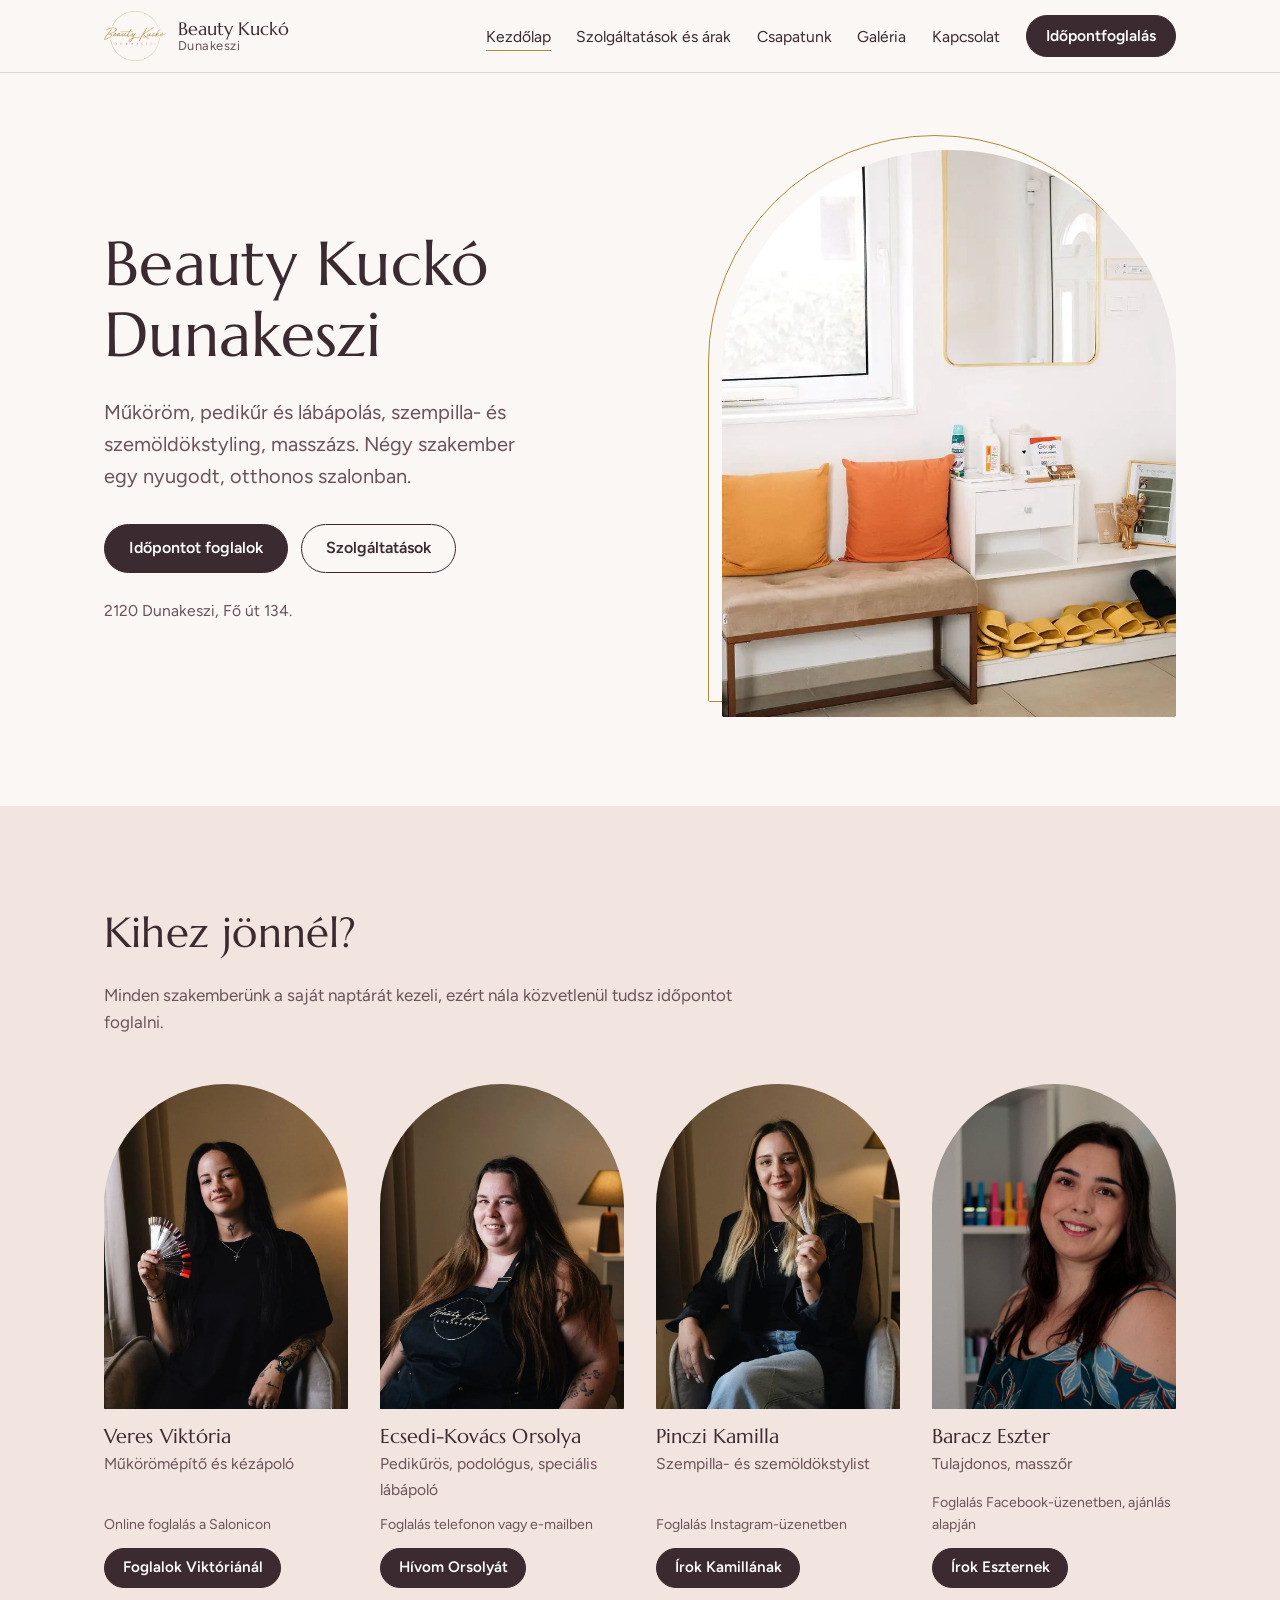
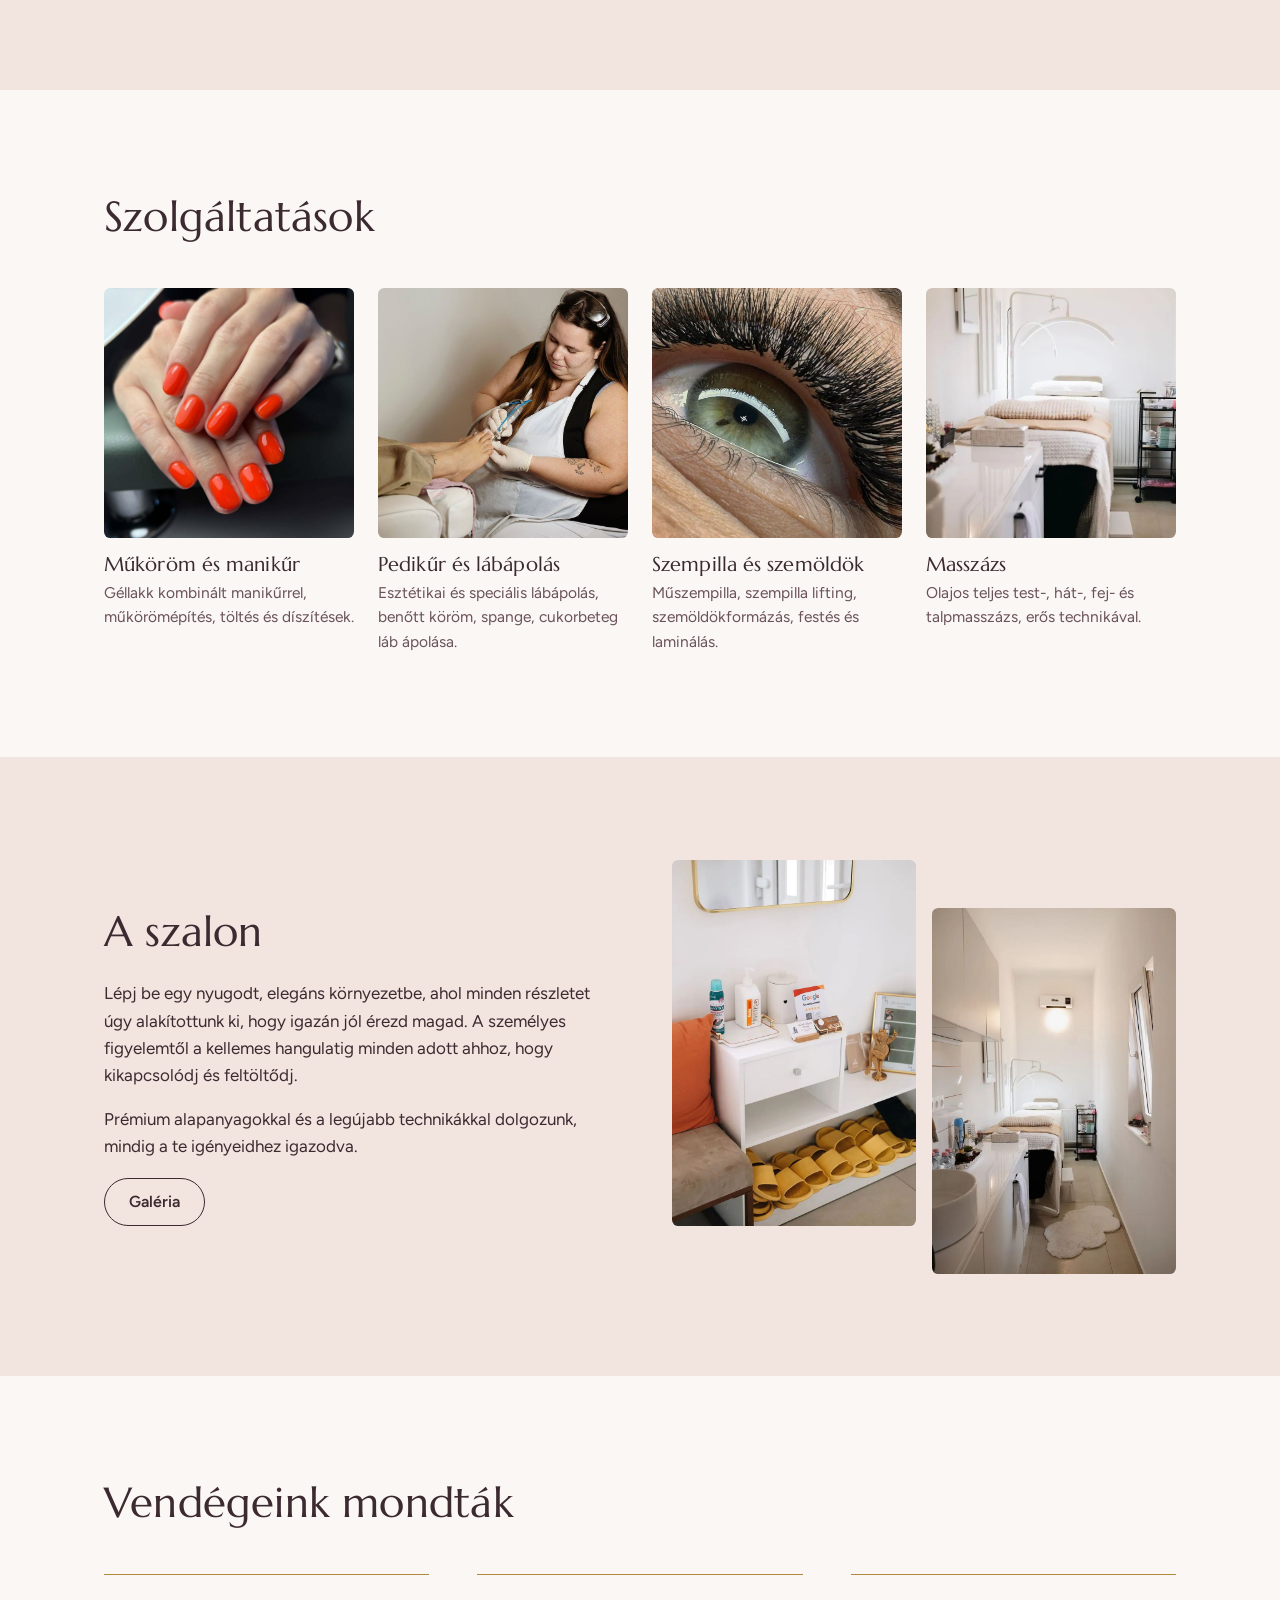
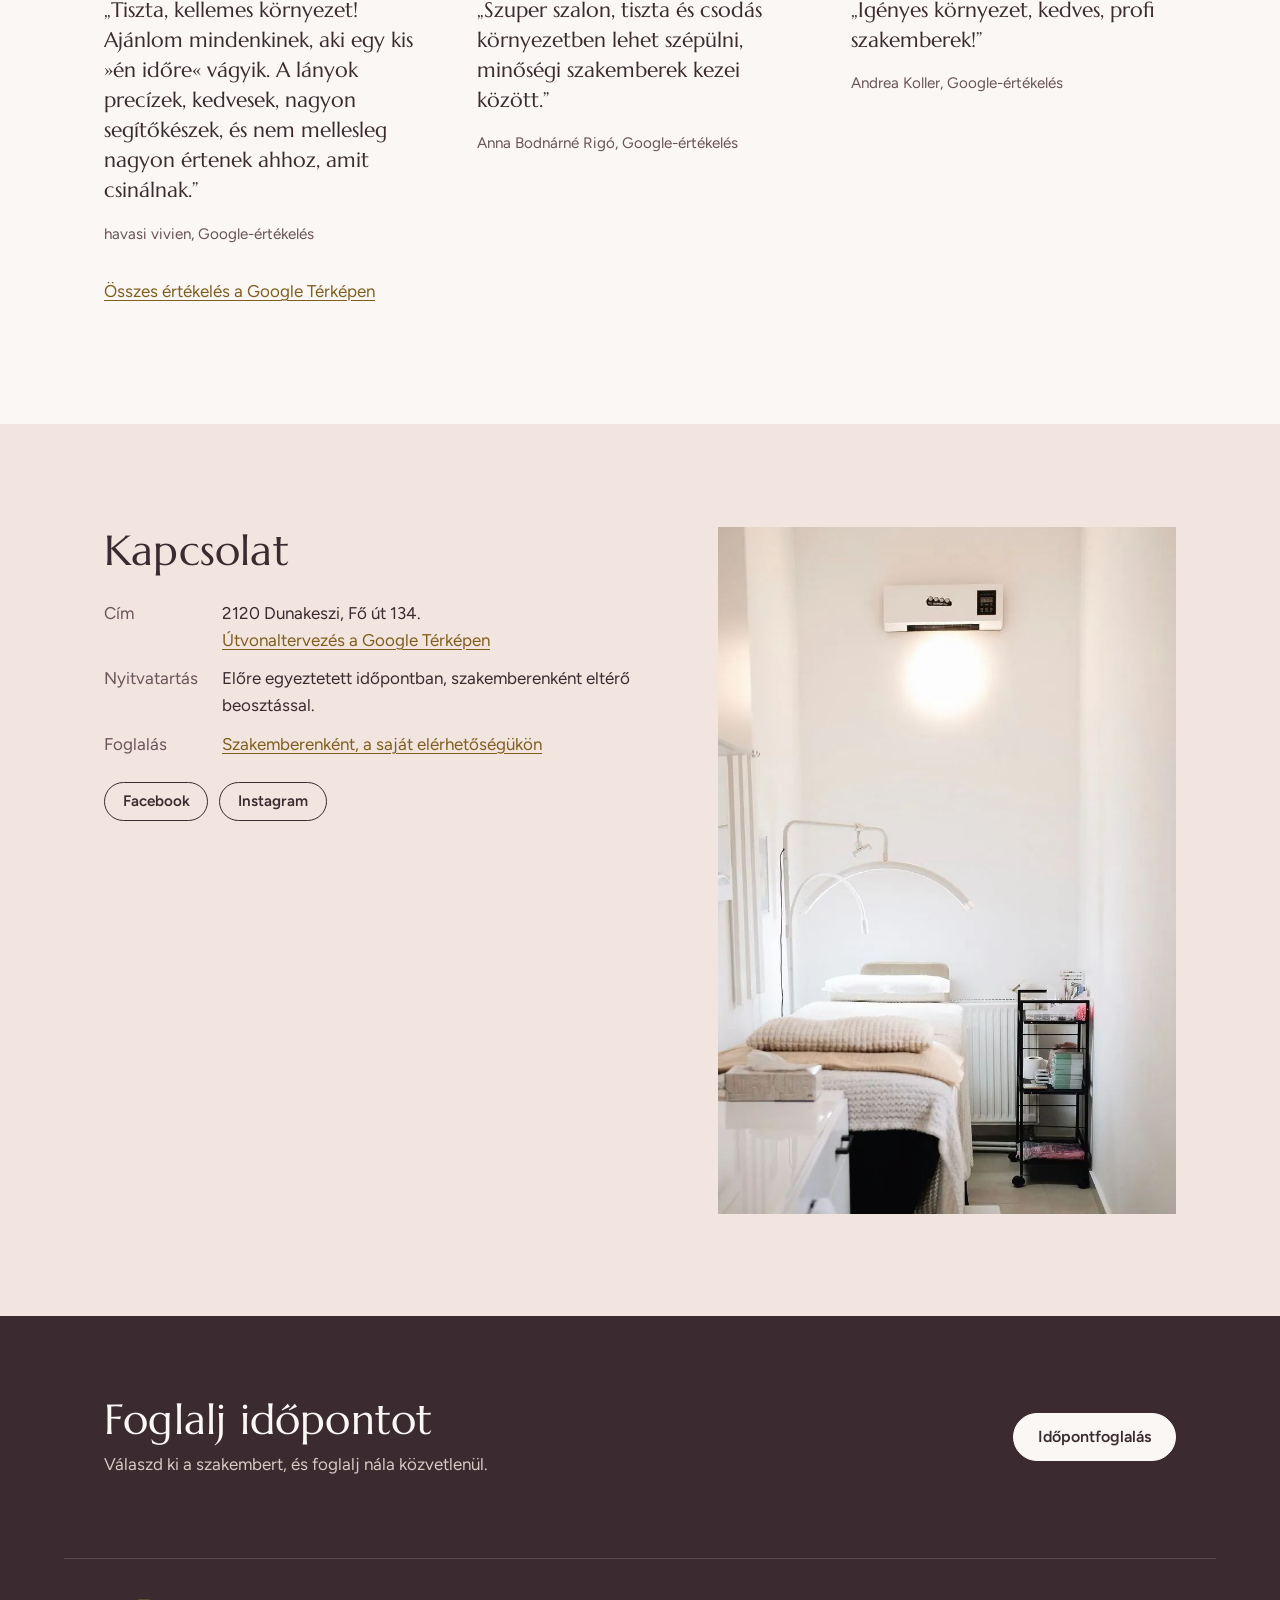
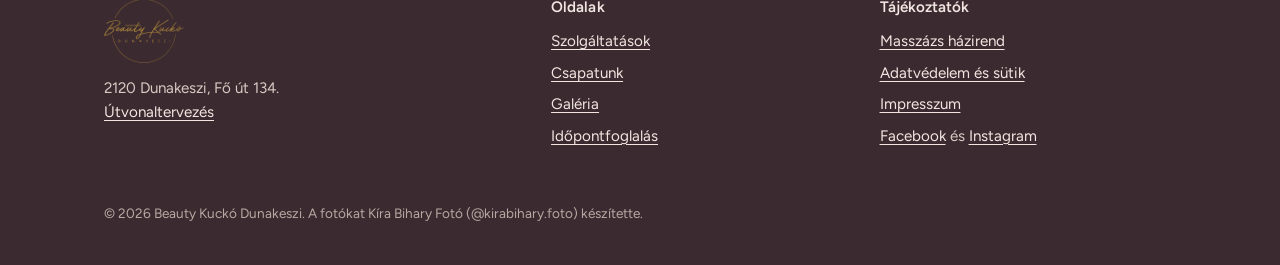
<file: index.html>
<!doctype html>
<html lang="hu">
<head>
<meta charset="utf-8">
<meta name="viewport" content="width=device-width, initial-scale=1">
<title>Beauty Kuckó Dunakeszi – Műköröm, pedikűr, műszempilla, masszázs</title>
<meta name="description" content="Szépségszalon Dunakeszin, a Fő úton: műköröm és manikűr, pedikűr és speciális lábápolás, műszempilla és szemöldökstyling, masszázs.">
<link rel="canonical" href="https://www.beautykuckodunakeszi.hu/">
<meta property="og:type" content="website">
<meta property="og:locale" content="hu_HU">
<meta property="og:title" content="Beauty Kuckó Dunakeszi – Műköröm, pedikűr, műszempilla, masszázs">
<meta property="og:description" content="Szépségszalon Dunakeszin, a Fő úton: műköröm és manikűr, pedikűr és speciális lábápolás, műszempilla és szemöldökstyling, masszázs.">
<meta property="og:url" content="https://www.beautykuckodunakeszi.hu/">
<meta property="og:site_name" content="Beauty Kuckó Dunakeszi">
<meta property="og:image" content="https://www.beautykuckodunakeszi.hu/img/og-kep.jpg">
<meta property="og:image:width" content="1200">
<meta property="og:image:height" content="630">
<meta property="og:image:alt" content="Beauty Kuckó Dunakeszi logója és a szalon váróterme">
<meta name="twitter:card" content="summary_large_image">
<meta name="theme-color" content="#FAF7F5">
<link rel="icon" href="favicon.ico" sizes="any">
<link rel="icon" type="image/png" sizes="48x48" href="img/favicon.png">
<link rel="manifest" href="site.webmanifest">
<link rel="apple-touch-icon" href="img/apple-touch-icon.png">
<link rel="preload" href="fonts/marcellus-latin-400-normal.woff2" as="font" type="font/woff2" crossorigin>
<link rel="stylesheet" href="css/style.css">
<script type="application/ld+json">{"@context": "https://schema.org", "@type": "BeautySalon", "name": "Beauty Kuckó Dunakeszi", "url": "https://www.beautykuckodunakeszi.hu/", "image": "https://www.beautykuckodunakeszi.hu/img/og-kep.jpg", "address": {"@type": "PostalAddress", "streetAddress": "Fő út 134.", "addressLocality": "Dunakeszi", "postalCode": "2120", "addressCountry": "HU"}, "sameAs": ["https://www.facebook.com/profile.php?id=61569499653788", "https://www.instagram.com/beautykuckodunakeszi/"]}</script>
</head>
<body>
<a class="skip" href="#tartalom">Ugrás a tartalomra</a>
<header class="site-header">
  <div class="wrap">
    <a class="brand" href="index.html">
      <img src="img/logo.png" alt="" width="700" height="560">
      <span>Beauty Kuckó<small>Dunakeszi</small></span>
    </a>
    <button class="nav-toggle" type="button" aria-expanded="false" aria-controls="fomenu">
      <svg viewBox="0 0 24 24" fill="none" stroke="currentColor" stroke-width="1.8" aria-hidden="true"><path d="M3 7h18M3 12h18M3 17h18"/></svg>
      Menü
    </button>
    <nav class="nav" id="fomenu" aria-label="Főmenü">
      <ul><li><a href="index.html" aria-current="page">Kezdőlap</a></li><li><a href="szolgaltatasok.html">Szolgáltatások és árak</a></li><li><a href="csapat.html">Csapatunk</a></li><li><a href="galeria.html">Galéria</a></li><li><a href="index.html#kapcsolat">Kapcsolat</a></li><li><a class="btn" href="idopontfoglalas.html">Időpontfoglalás</a></li></ul>
    </nav>
  </div>
</header>
<main id="tartalom">

<section class="hero">
  <div class="wrap">
    <div>
      <h1>Beauty Kuckó Dunakeszi</h1>
      <p class="lead">Műköröm, pedikűr és lábápolás, szempilla- és szemöldökstyling, masszázs. Négy szakember egy nyugodt, otthonos szalonban.</p>
      <div class="hero-actions">
        <a class="btn" href="idopontfoglalas.html">Időpontot foglalok</a>
        <a class="btn btn--ghost" href="szolgaltatasok.html">Szolgáltatások</a>
      </div>
      <p class="address-line">2120 Dunakeszi, Fő út 134.</p>
    </div>
    <figure class="hero-figure">
      <img src="img/szalon-varo.jpg" alt="A Beauty Kuckó világos, otthonos váróterme" width="800" height="1200" fetchpriority="high">
    </figure>
  </div>
</section>

<section class="section section--blush" aria-labelledby="kihez">
  <div class="wrap">
    <div class="section-head">
      <h2 id="kihez">Kihez jönnél?</h2>
      <p>Minden szakemberünk a saját naptárát kezeli, ezért nála közvetlenül tudsz időpontot foglalni.</p>
    </div>
    <ul class="people">
      <li class="person">
        <img src="img/viktoria.jpg" alt="Veres Viktória" width="800" height="1200" loading="lazy" decoding="async">
        <h3>Veres Viktória</h3>
        <p class="role">Műkörömépítő és kézápoló</p>
        <p class="via">Online foglalás a Salonicon</p>
        <a class="btn btn--small" href="https://veres-viktoria-mukoromepito-kezapolo.salonic.hu/" target="_blank" rel="noopener">Foglalok Viktóriánál</a>
      </li>
      <li class="person">
        <img src="img/orsolya.jpg" alt="Ecsedi-Kovács Orsolya" width="800" height="1200" loading="lazy" decoding="async">
        <h3>Ecsedi-Kovács Orsolya</h3>
        <p class="role">Pedikűrös, podológus, speciális lábápoló</p>
        <p class="via">Foglalás telefonon vagy e-mailben</p>
        <a class="btn btn--small" href="tel:+36303497836">Hívom Orsolyát</a>
      </li>
      <li class="person">
        <img src="img/kamilla.jpg" alt="Pinczi Kamilla" width="800" height="1200" loading="lazy" decoding="async">
        <h3>Pinczi Kamilla</h3>
        <p class="role">Szempilla- és szemöldökstylist</p>
        <p class="via">Foglalás Instagram-üzenetben</p>
        <a class="btn btn--small" href="https://www.instagram.com/pk.theglamzone/" target="_blank" rel="noopener">Írok Kamillának</a>
      </li>
      <li class="person">
        <img src="img/eszter.jpg" alt="Baracz Eszter" width="819" height="1200" loading="lazy" decoding="async">
        <h3>Baracz Eszter</h3>
        <p class="role">Tulajdonos, masszőr</p>
        <p class="via">Foglalás Facebook-üzenetben, ajánlás alapján</p>
        <a class="btn btn--small" href="https://www.facebook.com/profile.php?id=61569499653788" target="_blank" rel="noopener">Írok Eszternek</a>
      </li>
    </ul>
  </div>
</section>

<section class="section" aria-labelledby="szolg">
  <div class="wrap">
    <div class="section-head">
      <h2 id="szolg">Szolgáltatások</h2>
    </div>
    <div class="areas">
      <a class="area" href="szolgaltatasok.html#korom">
        <img src="img/kat-korom.jpg" alt="Narancssárga géllakkos körmök" width="1231" height="1200" loading="lazy" decoding="async">
        <h3>Műköröm és manikűr</h3>
        <p>Géllakk kombinált manikűrrel, műkörömépítés, töltés és díszítések.</p>
      </a>
      <a class="area" href="szolgaltatasok.html#labapolas">
        <img src="img/kat-pedikur.jpg" alt="Pedikűr kezelés közben" width="800" height="1200" loading="lazy" decoding="async">
        <h3>Pedikűr és lábápolás</h3>
        <p>Esztétikai és speciális lábápolás, benőtt köröm, spange, cukorbeteg láb ápolása.</p>
      </a>
      <a class="area" href="szolgaltatasok.html#szempilla">
        <img src="img/kat-szempilla.jpg" alt="Közeli kép elkészült műszempilláról" width="900" height="1200" loading="lazy" decoding="async">
        <h3>Szempilla és szemöldök</h3>
        <p>Műszempilla, szempilla lifting, szemöldökformázás, festés és laminálás.</p>
      </a>
      <a class="area" href="szolgaltatasok.html#masszazs">
        <img src="img/kat-masszazs.jpg" alt="A szalon kezelőszobája" width="1024" height="683" loading="lazy" decoding="async">
        <h3>Masszázs</h3>
        <p>Olajos teljes test-, hát-, fej- és talpmasszázs, erős technikával.</p>
      </a>
    </div>
  </div>
</section>

<section class="section section--blush" aria-labelledby="szalon">
  <div class="wrap salon">
    <div>
      <h2 id="szalon">A szalon</h2>
      <p>Lépj be egy nyugodt, elegáns környezetbe, ahol minden részletet úgy alakítottunk ki, hogy igazán jól érezd magad. A személyes figyelemtől a kellemes hangulatig minden adott ahhoz, hogy kikapcsolódj és feltöltődj.</p>
      <p>Prémium alapanyagokkal és a legújabb technikákkal dolgozunk, mindig a te igényeidhez igazodva.</p>
      <a class="btn btn--ghost" href="galeria.html">Galéria</a>
    </div>
    <div class="salon-photos">
      <img src="img/szalon-polc.jpg" alt="Ülőpad narancssárga párnákkal a szalonban" width="800" height="1200" loading="lazy" decoding="async">
      <img src="img/szalon-folyoso.jpg" alt="A szalon világos folyosója a kezelőszobákkal" width="800" height="1200" loading="lazy" decoding="async">
    </div>
  </div>
</section>

<section class="section" aria-labelledby="velemenyek">
  <div class="wrap">
    <div class="section-head">
      <h2 id="velemenyek">Vendégeink mondták</h2>
    </div>
    <ul class="quotes">
      <li><figure><blockquote>„Tiszta, kellemes környezet! Ajánlom mindenkinek, aki egy kis »én időre« vágyik. A lányok precízek, kedvesek, nagyon segítőkészek, és nem mellesleg nagyon értenek ahhoz, amit csinálnak.”</blockquote><figcaption>havasi vivien, Google-értékelés</figcaption></figure></li>
      <li><figure><blockquote>„Szuper szalon, tiszta és csodás környezetben lehet szépülni, minőségi szakemberek kezei között.”</blockquote><figcaption>Anna Bodnárné Rigó, Google-értékelés</figcaption></figure></li>
      <li><figure><blockquote>„Igényes környezet, kedves, profi szakemberek!”</blockquote><figcaption>Andrea Koller, Google-értékelés</figcaption></figure></li>
    </ul>
    <p style="margin-top:2rem"><a href="https://www.google.com/maps/search/?api=1&query=Beauty+Kuck%C3%B3+Dunakeszi+F%C5%91+%C3%BAt+134" target="_blank" rel="noopener">Összes értékelés a Google Térképen</a></p>
  </div>
</section>

<section class="section section--blush" id="kapcsolat" aria-labelledby="kapcsolat-cim">
  <div class="wrap visit">
    <div>
      <h2 id="kapcsolat-cim">Kapcsolat</h2>
      <dl>
        <dt>Cím</dt>
        <dd>2120 Dunakeszi, Fő út 134.<br><a href="https://www.google.com/maps/search/?api=1&query=Beauty+Kuck%C3%B3+Dunakeszi+F%C5%91+%C3%BAt+134" target="_blank" rel="noopener">Útvonaltervezés a Google Térképen</a></dd>
        <dt>Nyitvatartás</dt>
        <dd>Előre egyeztetett időpontban, szakemberenként eltérő beosztással.</dd>
        <dt>Foglalás</dt>
        <dd><a href="idopontfoglalas.html">Szakemberenként, a saját elérhetőségükön</a></dd>
      </dl>
      <div class="social">
        <a class="btn btn--ghost btn--small" href="https://www.facebook.com/profile.php?id=61569499653788" target="_blank" rel="noopener">Facebook</a>
        <a class="btn btn--ghost btn--small" href="https://www.instagram.com/beautykuckodunakeszi/" target="_blank" rel="noopener">Instagram</a>
      </div>
    </div>
    <div>
      <img src="img/szalon-szoba.jpg" alt="Kezelőágy a szalon egyik szobájában" width="800" height="1200" loading="lazy" decoding="async">
    </div>
  </div>
</section>

</main>

<section class="cta-band" aria-labelledby="cta-cim">
  <div class="wrap">
    <div>
      <h2 id="cta-cim">Foglalj időpontot</h2>
      <p>Válaszd ki a szakembert, és foglalj nála közvetlenül.</p>
    </div>
    <a class="btn" href="idopontfoglalas.html">Időpontfoglalás</a>
  </div>
</section>
<footer class="site-footer">
  <div class="wrap">
    <div>
      <img class="footer-logo" src="img/logo.png" alt="Beauty Kuckó Dunakeszi" width="700" height="560" loading="lazy">
      <p>2120 Dunakeszi, Fő út 134.<br><a href="https://www.google.com/maps/search/?api=1&query=Beauty+Kuck%C3%B3+Dunakeszi+F%C5%91+%C3%BAt+134" target="_blank" rel="noopener">Útvonaltervezés</a></p>
    </div>
    <div>
      <h2>Oldalak</h2>
      <ul>
        <li><a href="szolgaltatasok.html">Szolgáltatások</a></li>
        <li><a href="csapat.html">Csapatunk</a></li>
        <li><a href="galeria.html">Galéria</a></li>
        <li><a href="idopontfoglalas.html">Időpontfoglalás</a></li>
      </ul>
    </div>
    <div>
      <h2>Tájékoztatók</h2>
      <ul>
        <li><a href="masszazs-hazirend.html">Masszázs házirend</a></li>
        <li><a href="adatvedelem.html">Adatvédelem és sütik</a></li>
        <li><a href="impresszum.html">Impresszum</a></li>
        <li><a href="https://www.facebook.com/profile.php?id=61569499653788" target="_blank" rel="noopener">Facebook</a> és <a href="https://www.instagram.com/beautykuckodunakeszi/" target="_blank" rel="noopener">Instagram</a></li>
      </ul>
    </div>
    <p class="fine">© 2026 Beauty Kuckó Dunakeszi. A fotókat Kíra Bihary Fotó (@kirabihary.foto) készítette.</p>
  </div>
</footer>
<script src="js/main.js" defer></script>
</body>
</html>
</file>
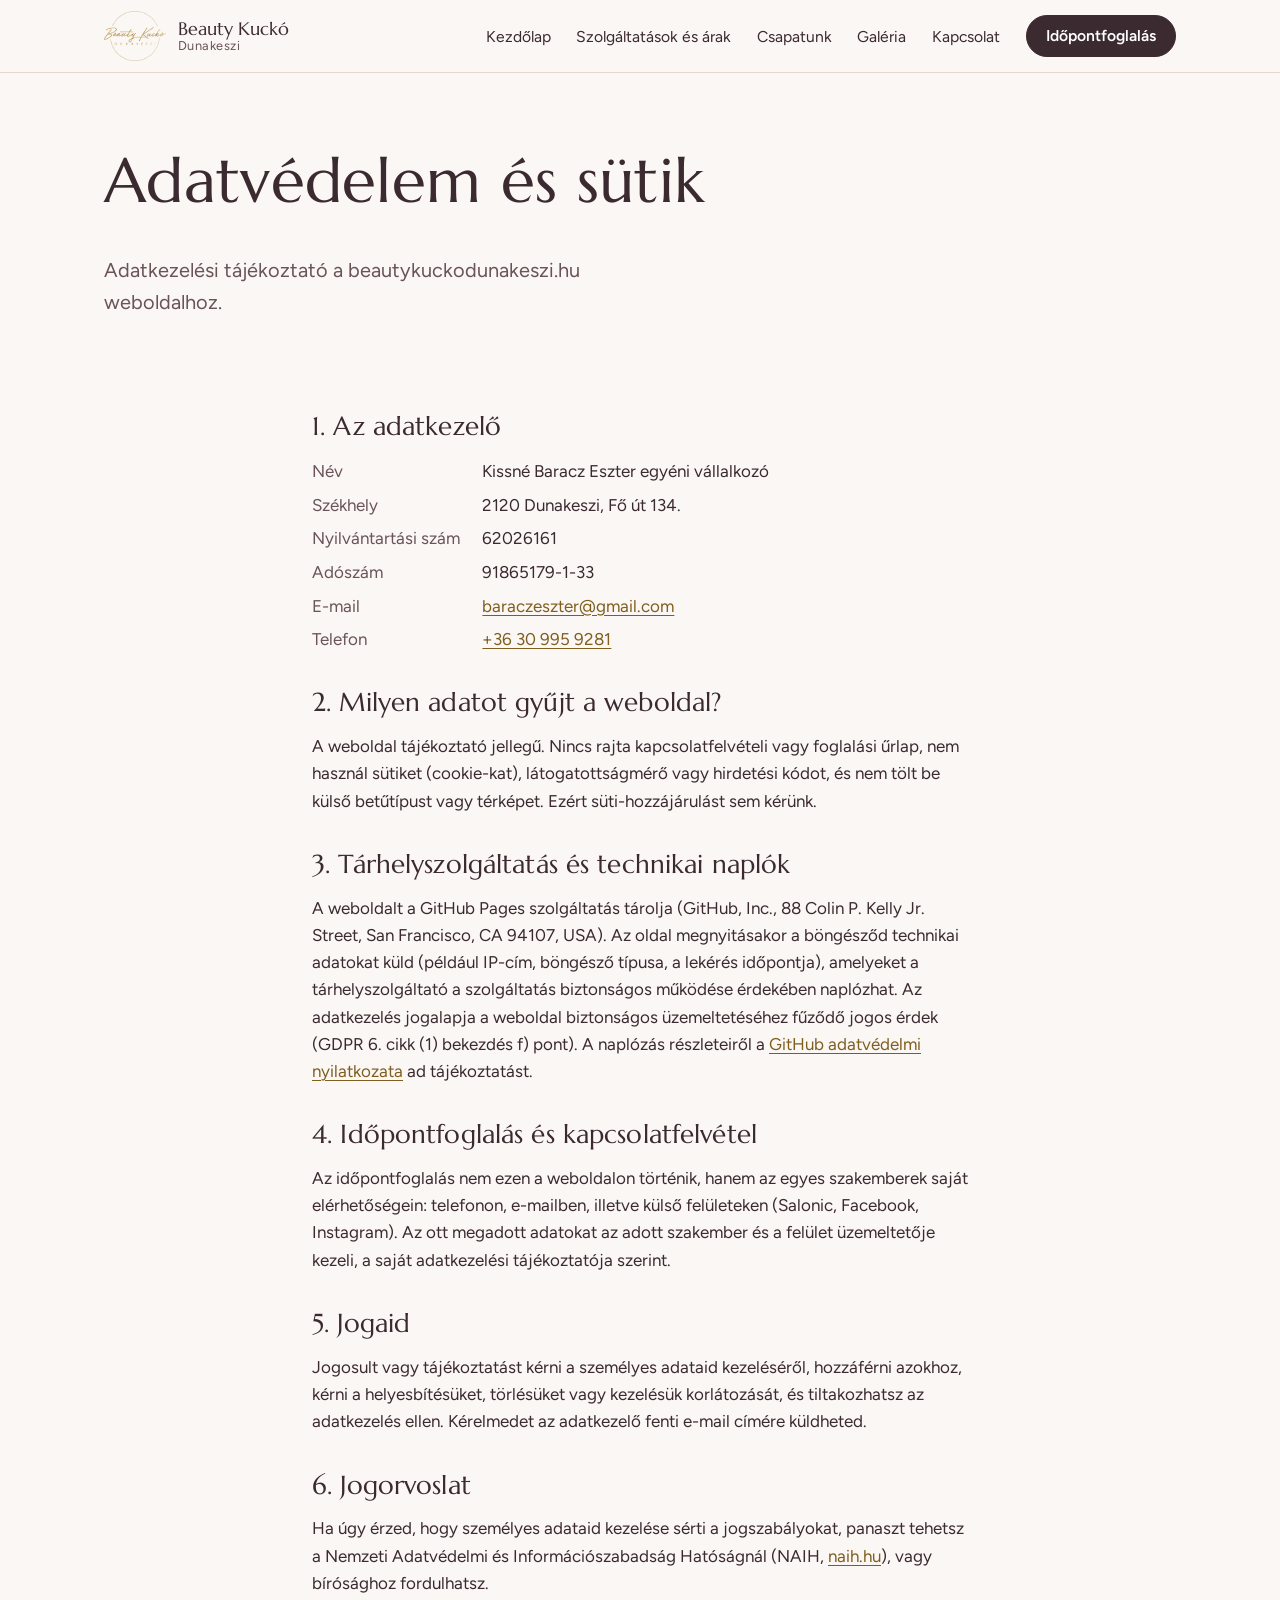
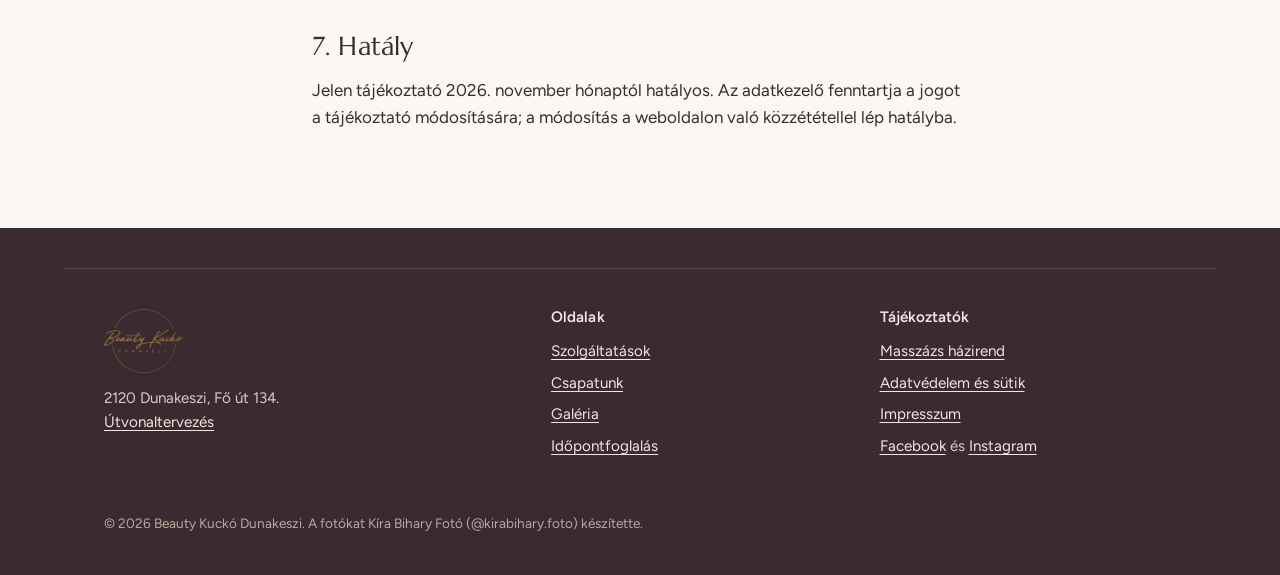
<file: adatvedelem.html>
<!doctype html>
<html lang="hu">
<head>
<meta charset="utf-8">
<meta name="viewport" content="width=device-width, initial-scale=1">
<title>Adatvédelem és sütik – Beauty Kuckó Dunakeszi</title>
<meta name="description" content="A beautykuckodunakeszi.hu weboldal adatkezelési tájékoztatója.">
<link rel="canonical" href="https://www.beautykuckodunakeszi.hu/adatvedelem.html">
<meta property="og:type" content="website">
<meta property="og:locale" content="hu_HU">
<meta property="og:title" content="Adatvédelem és sütik – Beauty Kuckó Dunakeszi">
<meta property="og:description" content="A beautykuckodunakeszi.hu weboldal adatkezelési tájékoztatója.">
<meta property="og:url" content="https://www.beautykuckodunakeszi.hu/adatvedelem.html">
<meta property="og:site_name" content="Beauty Kuckó Dunakeszi">
<meta property="og:image" content="https://www.beautykuckodunakeszi.hu/img/og-kep.jpg">
<meta property="og:image:width" content="1200">
<meta property="og:image:height" content="630">
<meta property="og:image:alt" content="Beauty Kuckó Dunakeszi logója és a szalon váróterme">
<meta name="twitter:card" content="summary_large_image">
<meta name="theme-color" content="#FAF7F5">
<link rel="icon" href="favicon.ico" sizes="any">
<link rel="icon" type="image/png" sizes="48x48" href="img/favicon.png">
<link rel="manifest" href="site.webmanifest">
<link rel="apple-touch-icon" href="img/apple-touch-icon.png">
<link rel="preload" href="fonts/marcellus-latin-400-normal.woff2" as="font" type="font/woff2" crossorigin>
<link rel="stylesheet" href="css/style.css">
</head>
<body>
<a class="skip" href="#tartalom">Ugrás a tartalomra</a>
<header class="site-header">
  <div class="wrap">
    <a class="brand" href="index.html">
      <img src="img/logo.png" alt="" width="700" height="560">
      <span>Beauty Kuckó<small>Dunakeszi</small></span>
    </a>
    <button class="nav-toggle" type="button" aria-expanded="false" aria-controls="fomenu">
      <svg viewBox="0 0 24 24" fill="none" stroke="currentColor" stroke-width="1.8" aria-hidden="true"><path d="M3 7h18M3 12h18M3 17h18"/></svg>
      Menü
    </button>
    <nav class="nav" id="fomenu" aria-label="Főmenü">
      <ul><li><a href="index.html">Kezdőlap</a></li><li><a href="szolgaltatasok.html">Szolgáltatások és árak</a></li><li><a href="csapat.html">Csapatunk</a></li><li><a href="galeria.html">Galéria</a></li><li><a href="index.html#kapcsolat">Kapcsolat</a></li><li><a class="btn" href="idopontfoglalas.html">Időpontfoglalás</a></li></ul>
    </nav>
  </div>
</header>
<main id="tartalom">

<section class="page-head">
  <div class="wrap">
    <h1>Adatvédelem és sütik</h1>
    <p>Adatkezelési tájékoztató a beautykuckodunakeszi.hu weboldalhoz.</p>
  </div>
</section>
<div class="wrap prose">
  <h2>1. Az adatkezelő</h2>
  <dl>
    <dt>Név</dt><dd>Kissné Baracz Eszter egyéni vállalkozó</dd>
    <dt>Székhely</dt><dd>2120 Dunakeszi, Fő út 134.</dd>
    <dt>Nyilvántartási szám</dt><dd>62026161</dd>
    <dt>Adószám</dt><dd>91865179-1-33</dd>
    <dt>E-mail</dt><dd><a href="mailto:baraczeszter@gmail.com">baraczeszter@gmail.com</a></dd>
    <dt>Telefon</dt><dd><a href="tel:+36309959281">+36 30 995 9281</a></dd>
  </dl>

  <h2>2. Milyen adatot gyűjt a weboldal?</h2>
  <p>A weboldal tájékoztató jellegű. Nincs rajta kapcsolatfelvételi vagy foglalási űrlap, nem használ sütiket (cookie-kat), látogatottságmérő vagy hirdetési kódot, és nem tölt be külső betűtípust vagy térképet. Ezért süti-hozzájárulást sem kérünk.</p>

  <h2>3. Tárhelyszolgáltatás és technikai naplók</h2>
  <p>A weboldalt a GitHub Pages szolgáltatás tárolja (GitHub, Inc., 88 Colin P. Kelly Jr. Street, San Francisco, CA 94107, USA). Az oldal megnyitásakor a böngésződ technikai adatokat küld (például IP-cím, böngésző típusa, a lekérés időpontja), amelyeket a tárhelyszolgáltató a szolgáltatás biztonságos működése érdekében naplózhat. Az adatkezelés jogalapja a weboldal biztonságos üzemeltetéséhez fűződő jogos érdek (GDPR 6. cikk (1) bekezdés f) pont). A naplózás részleteiről a <a href="https://docs.github.com/en/site-policy/privacy-policies/github-general-privacy-statement" target="_blank" rel="noopener">GitHub adatvédelmi nyilatkozata</a> ad tájékoztatást.</p>

  <h2>4. Időpontfoglalás és kapcsolatfelvétel</h2>
  <p>Az időpontfoglalás nem ezen a weboldalon történik, hanem az egyes szakemberek saját elérhetőségein: telefonon, e-mailben, illetve külső felületeken (Salonic, Facebook, Instagram). Az ott megadott adatokat az adott szakember és a felület üzemeltetője kezeli, a saját adatkezelési tájékoztatója szerint.</p>

  <h2>5. Jogaid</h2>
  <p>Jogosult vagy tájékoztatást kérni a személyes adataid kezeléséről, hozzáférni azokhoz, kérni a helyesbítésüket, törlésüket vagy kezelésük korlátozását, és tiltakozhatsz az adatkezelés ellen. Kérelmedet az adatkezelő fenti e-mail címére küldheted.</p>

  <h2>6. Jogorvoslat</h2>
  <p>Ha úgy érzed, hogy személyes adataid kezelése sérti a jogszabályokat, panaszt tehetsz a Nemzeti Adatvédelmi és Információszabadság Hatóságnál (NAIH, <a href="https://naih.hu" target="_blank" rel="noopener">naih.hu</a>), vagy bírósághoz fordulhatsz.</p>

  <h2>7. Hatály</h2>
  <p>Jelen tájékoztató 2026. november hónaptól hatályos. Az adatkezelő fenntartja a jogot a tájékoztató módosítására; a módosítás a weboldalon való közzététellel lép hatályba.</p>
</div>

</main>

<footer class="site-footer" style="padding-top:2.5rem">
  <div class="wrap">
    <div>
      <img class="footer-logo" src="img/logo.png" alt="Beauty Kuckó Dunakeszi" width="700" height="560" loading="lazy">
      <p>2120 Dunakeszi, Fő út 134.<br><a href="https://www.google.com/maps/search/?api=1&query=Beauty+Kuck%C3%B3+Dunakeszi+F%C5%91+%C3%BAt+134" target="_blank" rel="noopener">Útvonaltervezés</a></p>
    </div>
    <div>
      <h2>Oldalak</h2>
      <ul>
        <li><a href="szolgaltatasok.html">Szolgáltatások</a></li>
        <li><a href="csapat.html">Csapatunk</a></li>
        <li><a href="galeria.html">Galéria</a></li>
        <li><a href="idopontfoglalas.html">Időpontfoglalás</a></li>
      </ul>
    </div>
    <div>
      <h2>Tájékoztatók</h2>
      <ul>
        <li><a href="masszazs-hazirend.html">Masszázs házirend</a></li>
        <li><a href="adatvedelem.html">Adatvédelem és sütik</a></li>
        <li><a href="impresszum.html">Impresszum</a></li>
        <li><a href="https://www.facebook.com/profile.php?id=61569499653788" target="_blank" rel="noopener">Facebook</a> és <a href="https://www.instagram.com/beautykuckodunakeszi/" target="_blank" rel="noopener">Instagram</a></li>
      </ul>
    </div>
    <p class="fine">© 2026 Beauty Kuckó Dunakeszi. A fotókat Kíra Bihary Fotó (@kirabihary.foto) készítette.</p>
  </div>
</footer>
<script src="js/main.js" defer></script>
</body>
</html>
</file>
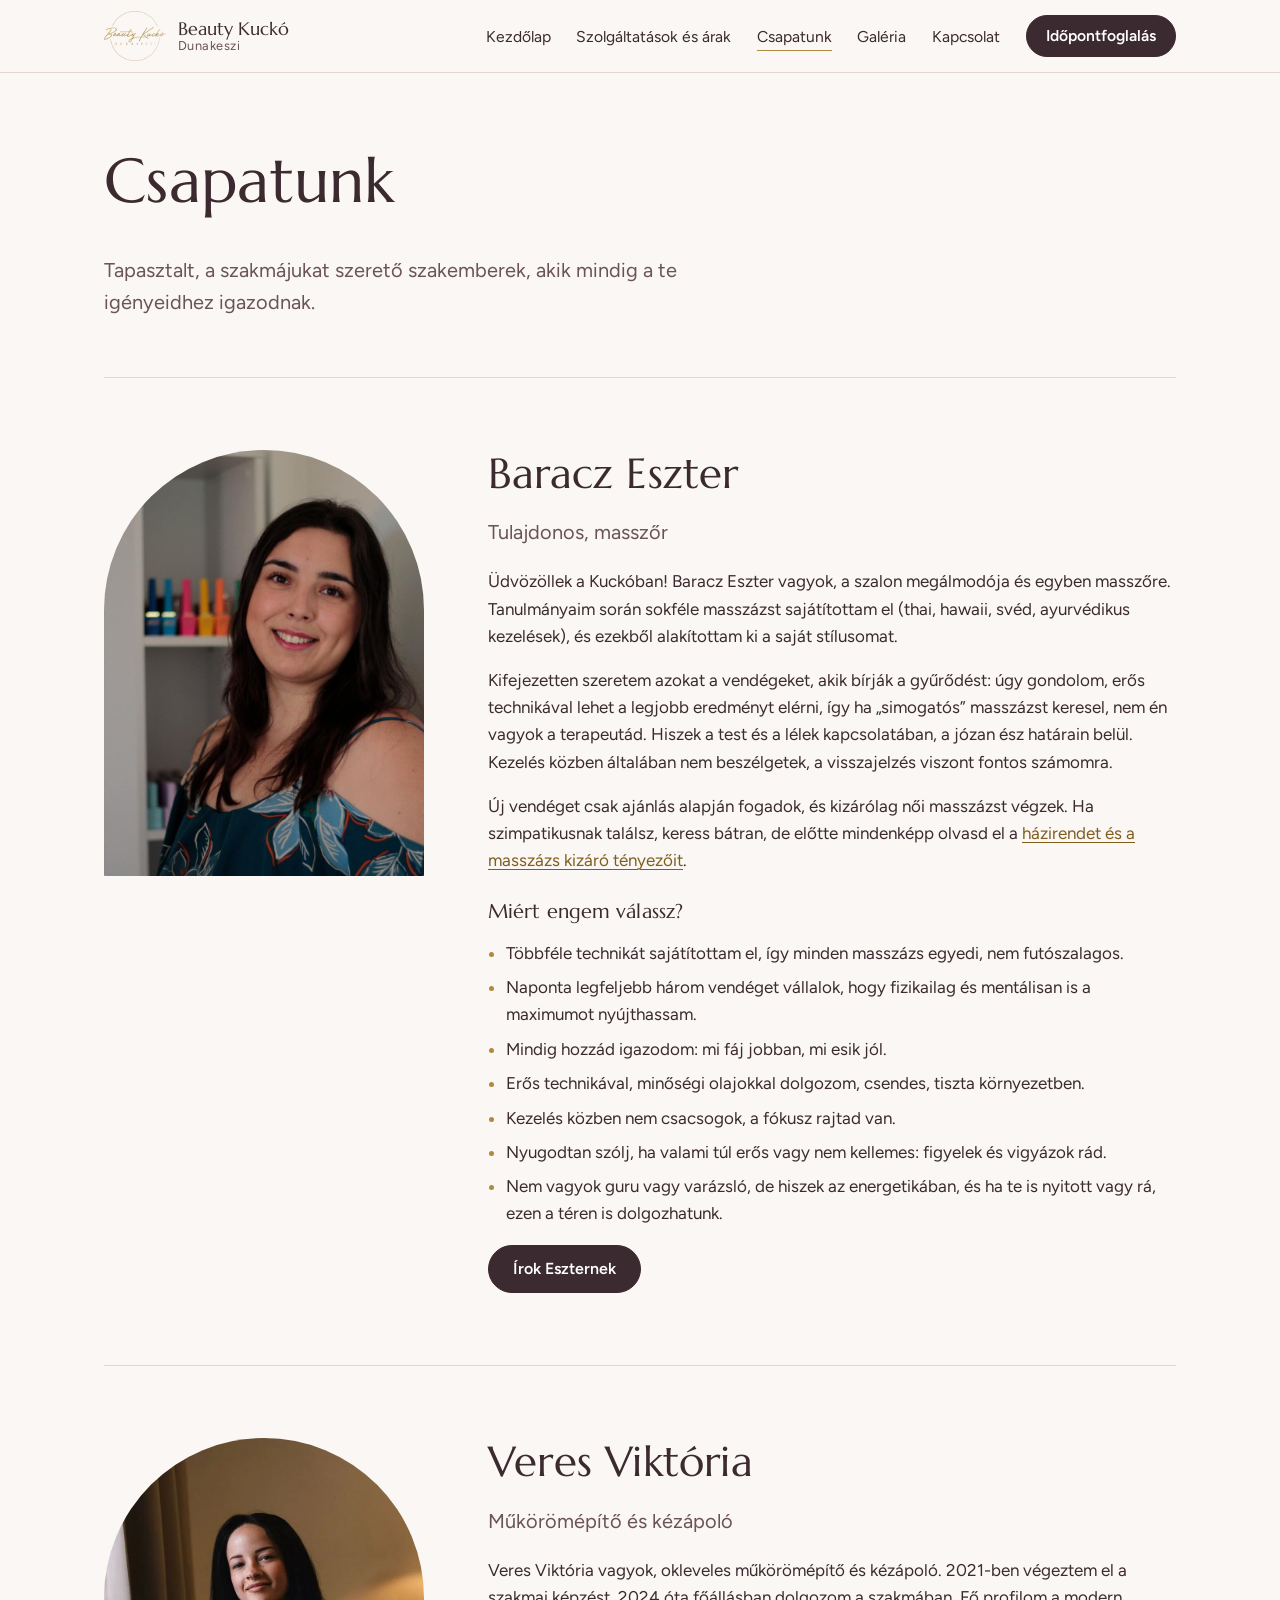
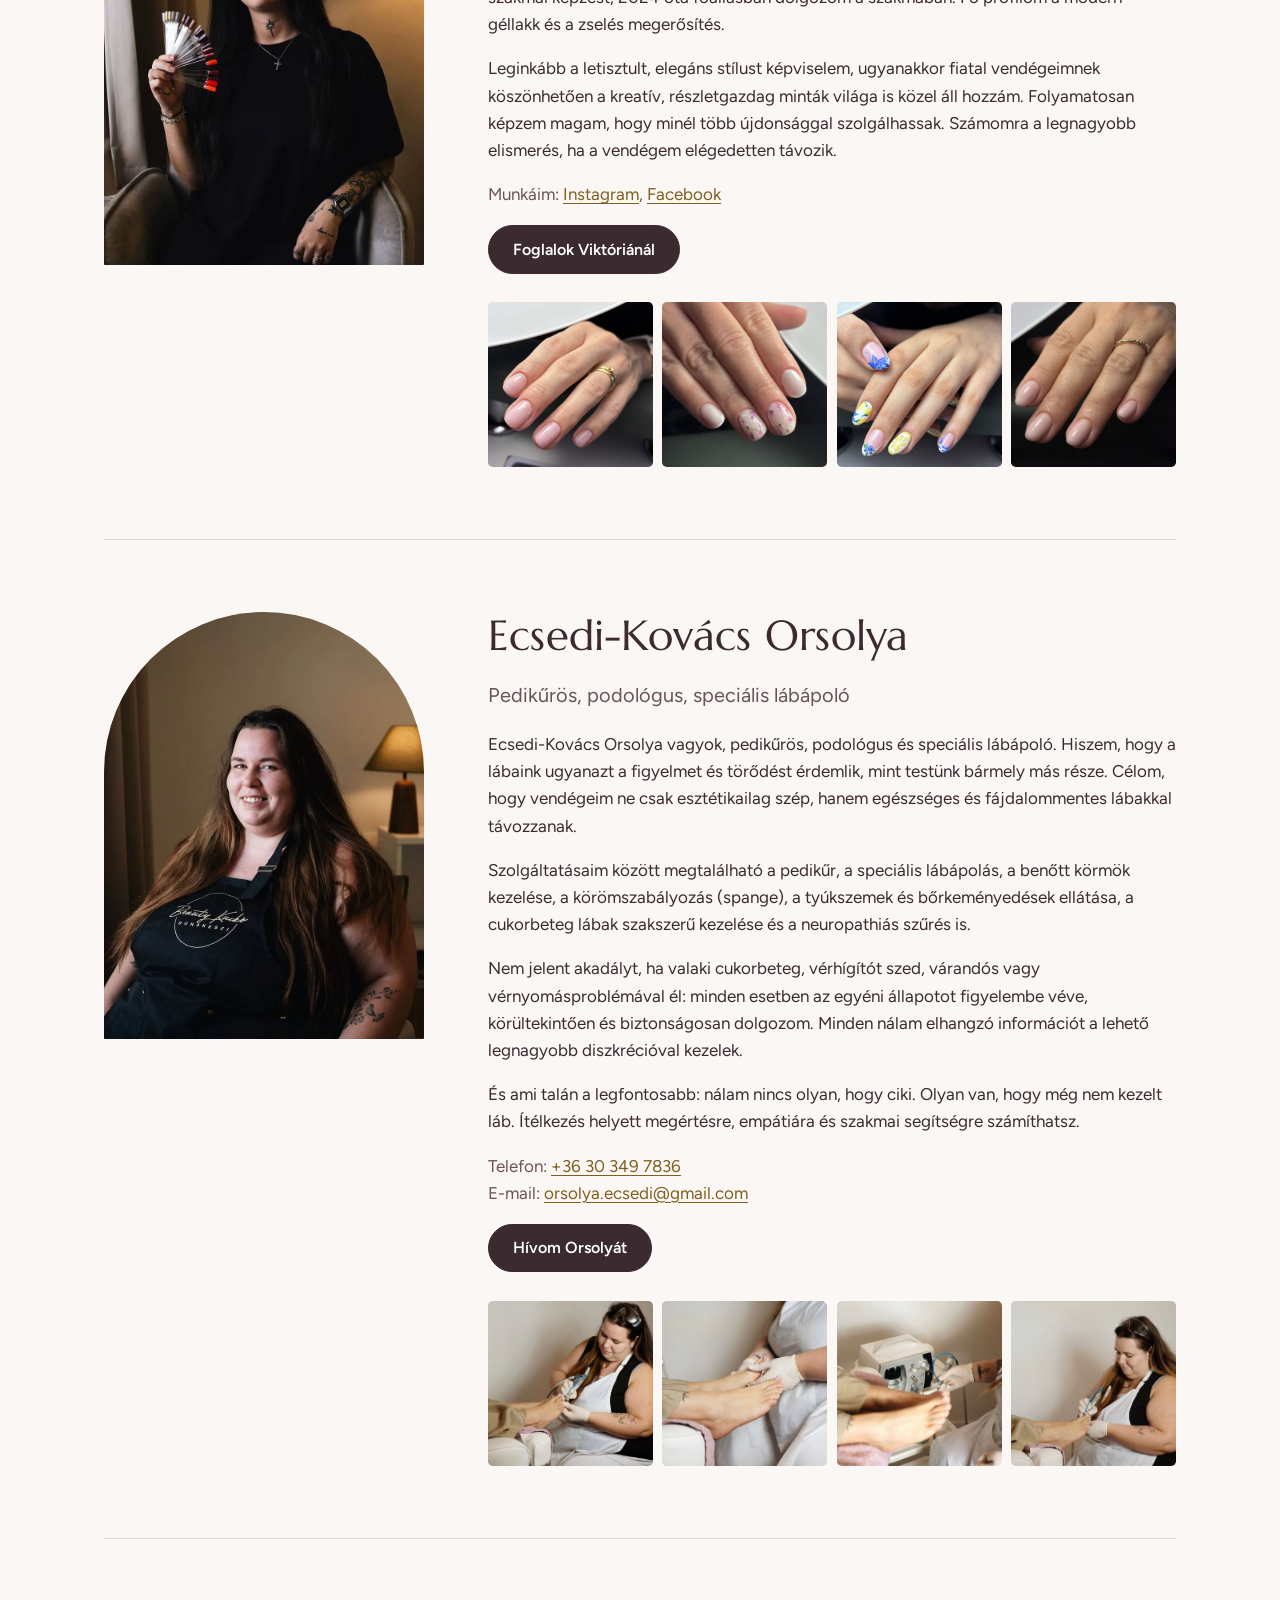
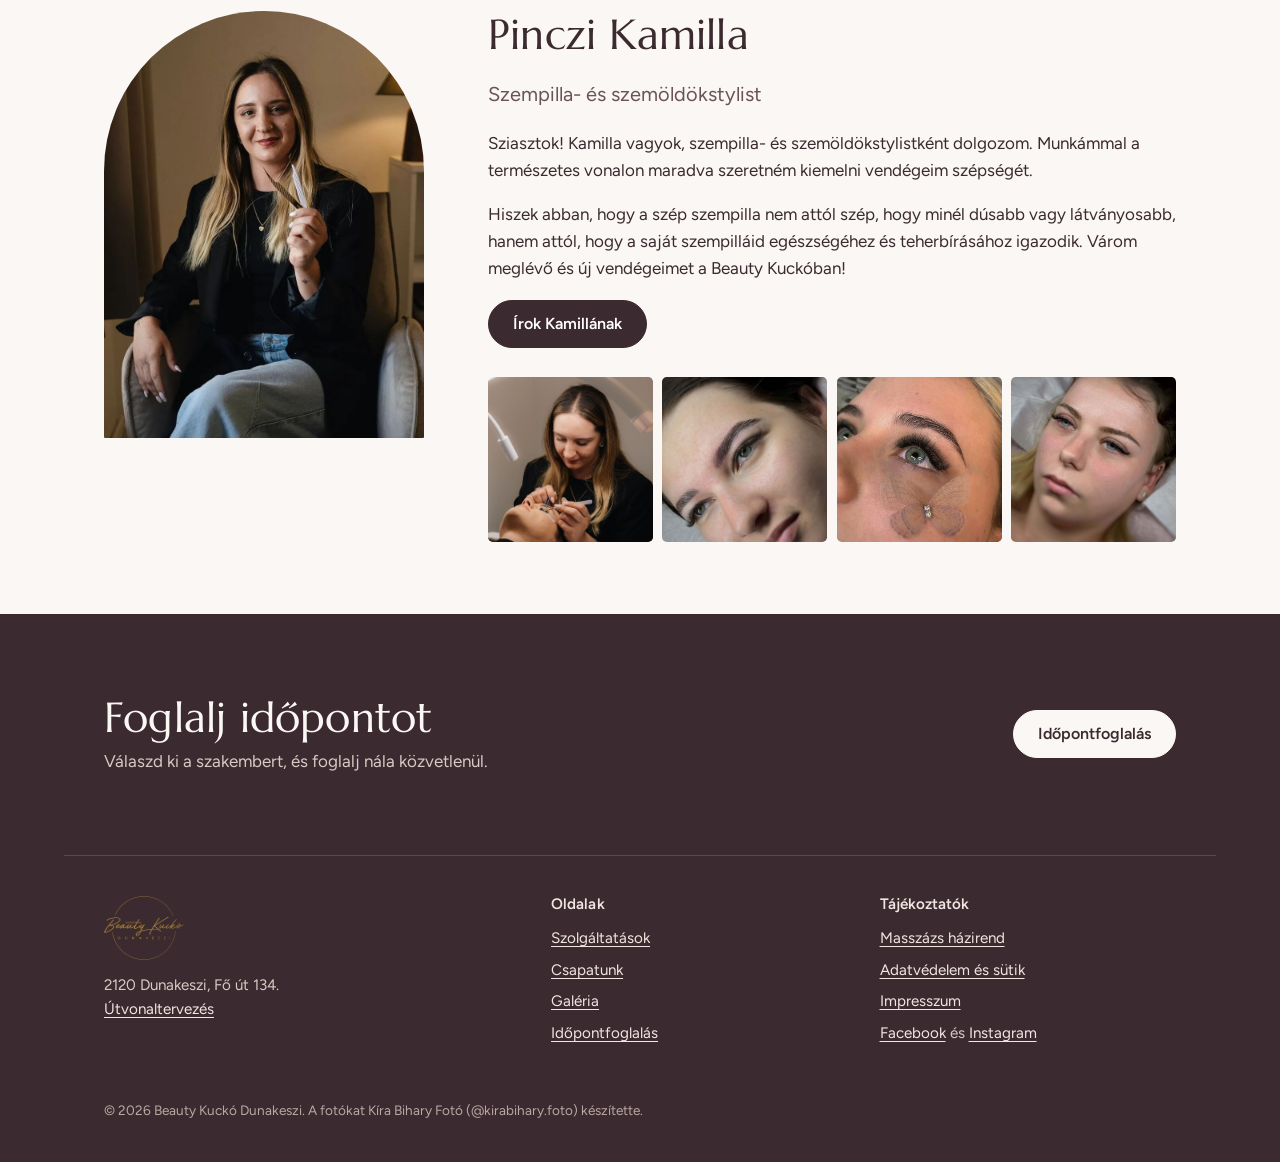
<file: csapat.html>
<!doctype html>
<html lang="hu">
<head>
<meta charset="utf-8">
<meta name="viewport" content="width=device-width, initial-scale=1">
<title>Csapatunk – Beauty Kuckó Dunakeszi</title>
<meta name="description" content="Ismerd meg a Beauty Kuckó szakembereit: műkörömépítő, pedikűrös és podológus, szempillastylist, masszőr.">
<link rel="canonical" href="https://www.beautykuckodunakeszi.hu/csapat.html">
<meta property="og:type" content="website">
<meta property="og:locale" content="hu_HU">
<meta property="og:title" content="Csapatunk – Beauty Kuckó Dunakeszi">
<meta property="og:description" content="Ismerd meg a Beauty Kuckó szakembereit: műkörömépítő, pedikűrös és podológus, szempillastylist, masszőr.">
<meta property="og:url" content="https://www.beautykuckodunakeszi.hu/csapat.html">
<meta property="og:site_name" content="Beauty Kuckó Dunakeszi">
<meta property="og:image" content="https://www.beautykuckodunakeszi.hu/img/og-kep.jpg">
<meta property="og:image:width" content="1200">
<meta property="og:image:height" content="630">
<meta property="og:image:alt" content="Beauty Kuckó Dunakeszi logója és a szalon váróterme">
<meta name="twitter:card" content="summary_large_image">
<meta name="theme-color" content="#FAF7F5">
<link rel="icon" href="favicon.ico" sizes="any">
<link rel="icon" type="image/png" sizes="48x48" href="img/favicon.png">
<link rel="manifest" href="site.webmanifest">
<link rel="apple-touch-icon" href="img/apple-touch-icon.png">
<link rel="preload" href="fonts/marcellus-latin-400-normal.woff2" as="font" type="font/woff2" crossorigin>
<link rel="stylesheet" href="css/style.css">
</head>
<body>
<a class="skip" href="#tartalom">Ugrás a tartalomra</a>
<header class="site-header">
  <div class="wrap">
    <a class="brand" href="index.html">
      <img src="img/logo.png" alt="" width="700" height="560">
      <span>Beauty Kuckó<small>Dunakeszi</small></span>
    </a>
    <button class="nav-toggle" type="button" aria-expanded="false" aria-controls="fomenu">
      <svg viewBox="0 0 24 24" fill="none" stroke="currentColor" stroke-width="1.8" aria-hidden="true"><path d="M3 7h18M3 12h18M3 17h18"/></svg>
      Menü
    </button>
    <nav class="nav" id="fomenu" aria-label="Főmenü">
      <ul><li><a href="index.html">Kezdőlap</a></li><li><a href="szolgaltatasok.html">Szolgáltatások és árak</a></li><li><a href="csapat.html" aria-current="page">Csapatunk</a></li><li><a href="galeria.html">Galéria</a></li><li><a href="index.html#kapcsolat">Kapcsolat</a></li><li><a class="btn" href="idopontfoglalas.html">Időpontfoglalás</a></li></ul>
    </nav>
  </div>
</header>
<main id="tartalom">

<section class="page-head">
  <div class="wrap">
    <h1>Csapatunk</h1>
    <p>Tapasztalt, a szakmájukat szerető szakemberek, akik mindig a te igényeidhez igazodnak.</p>
  </div>
</section>
<div class="wrap">

<article class="bio" id="eszter">
  <figure><img src="img/eszter.jpg" alt="Baracz Eszter" width="819" height="1200" loading="lazy" decoding="async"></figure>
  <div>
    <h2>Baracz Eszter</h2>
    <p class="role">Tulajdonos, masszőr</p>
    <p>Üdvözöllek a Kuckóban! Baracz Eszter vagyok, a szalon megálmodója és egyben masszőre. Tanulmányaim során sokféle masszázst sajátítottam el (thai, hawaii, svéd, ayurvédikus kezelések), és ezekből alakítottam ki a saját stílusomat.</p><p>Kifejezetten szeretem azokat a vendégeket, akik bírják a gyűrődést: úgy gondolom, erős technikával lehet a legjobb eredményt elérni, így ha „simogatós” masszázst keresel, nem én vagyok a terapeutád. Hiszek a test és a lélek kapcsolatában, a józan ész határain belül. Kezelés közben általában nem beszélgetek, a visszajelzés viszont fontos számomra.</p><p>Új vendéget csak ajánlás alapján fogadok, és kizárólag női masszázst végzek. Ha szimpatikusnak találsz, keress bátran, de előtte mindenképp olvasd el a <a href="masszazs-hazirend.html">házirendet és a masszázs kizáró tényezőit</a>.</p><h3 style="font-size:var(--step-1);margin-top:1.6rem">Miért engem válassz?</h3>
 <ul class="ticks">
  <li>Többféle technikát sajátítottam el, így minden masszázs egyedi, nem futószalagos.</li>
  <li>Naponta legfeljebb három vendéget vállalok, hogy fizikailag és mentálisan is a maximumot nyújthassam.</li>
  <li>Mindig hozzád igazodom: mi fáj jobban, mi esik jól.</li>
  <li>Erős technikával, minőségi olajokkal dolgozom, csendes, tiszta környezetben.</li>
  <li>Kezelés közben nem csacsogok, a fókusz rajtad van.</li>
  <li>Nyugodtan szólj, ha valami túl erős vagy nem kellemes: figyelek és vigyázok rád.</li>
  <li>Nem vagyok guru vagy varázsló, de hiszek az energetikában, és ha te is nyitott vagy rá, ezen a téren is dolgozhatunk.</li>
 </ul>
    <a class="btn" href="https://www.facebook.com/profile.php?id=61569499653788" target="_blank" rel="noopener">Írok Eszternek</a>
    
  </div>
</article>

<article class="bio" id="viktoria">
  <figure><img src="img/viktoria.jpg" alt="Veres Viktória" width="800" height="1200" loading="lazy" decoding="async"></figure>
  <div>
    <h2>Veres Viktória</h2>
    <p class="role">Műkörömépítő és kézápoló</p>
    <p>Veres Viktória vagyok, okleveles műkörömépítő és kézápoló. 2021-ben végeztem el a szakmai képzést, 2024 óta főállásban dolgozom a szakmában. Fő profilom a modern géllakk és a zselés megerősítés.</p><p>Leginkább a letisztult, elegáns stílust képviselem, ugyanakkor fiatal vendégeimnek köszönhetően a kreatív, részletgazdag minták világa is közel áll hozzám. Folyamatosan képzem magam, hogy minél több újdonsággal szolgálhassak. Számomra a legnagyobb elismerés, ha a vendégem elégedetten távozik.</p><p class="muted">Munkáim: <a href="https://www.instagram.com/veres_nailart/" target="_blank" rel="noopener">Instagram</a>, <a href="https://www.facebook.com/p/Nails-By-Veres-Vikt%C3%B3ria-61564831500610/" target="_blank" rel="noopener">Facebook</a></p>
    <a class="btn" href="https://veres-viktoria-mukoromepito-kezapolo.salonic.hu/" target="_blank" rel="noopener">Foglalok Viktóriánál</a>
    <div class="strip"><img src="img/galeria/korom-01.jpg" alt="" width="1098" height="1100" loading="lazy" decoding="async"><img src="img/galeria/korom-02.jpg" alt="" width="1100" height="858" loading="lazy" decoding="async"><img src="img/galeria/korom-03.jpg" alt="" width="1100" height="1035" loading="lazy" decoding="async"><img src="img/galeria/korom-04.jpg" alt="" width="1100" height="831" loading="lazy" decoding="async"></div>
  </div>
</article>

<article class="bio" id="orsolya">
  <figure><img src="img/orsolya.jpg" alt="Ecsedi-Kovács Orsolya" width="800" height="1200" loading="lazy" decoding="async"></figure>
  <div>
    <h2>Ecsedi-Kovács Orsolya</h2>
    <p class="role">Pedikűrös, podológus, speciális lábápoló</p>
    <p>Ecsedi-Kovács Orsolya vagyok, pedikűrös, podológus és speciális lábápoló. Hiszem, hogy a lábaink ugyanazt a figyelmet és törődést érdemlik, mint testünk bármely más része. Célom, hogy vendégeim ne csak esztétikailag szép, hanem egészséges és fájdalommentes lábakkal távozzanak.</p><p>Szolgáltatásaim között megtalálható a pedikűr, a speciális lábápolás, a benőtt körmök kezelése, a körömszabályozás (spange), a tyúkszemek és bőrkeményedések ellátása, a cukorbeteg lábak szakszerű kezelése és a neuropathiás szűrés is.</p><p>Nem jelent akadályt, ha valaki cukorbeteg, vérhígítót szed, várandós vagy vérnyomásproblémával él: minden esetben az egyéni állapotot figyelembe véve, körültekintően és biztonságosan dolgozom. Minden nálam elhangzó információt a lehető legnagyobb diszkrécióval kezelek.</p><p>És ami talán a legfontosabb: nálam nincs olyan, hogy ciki. Olyan van, hogy még nem kezelt láb. Ítélkezés helyett megértésre, empátiára és szakmai segítségre számíthatsz.</p><p class="muted">Telefon: <a href="tel:+36303497836">+36 30 349 7836</a><br>E-mail: <a href="mailto:orsolya.ecsedi@gmail.com">orsolya.ecsedi@gmail.com</a></p>
    <a class="btn" href="tel:+36303497836">Hívom Orsolyát</a>
    <div class="strip"><img src="img/galeria/pedikur-01.jpg" alt="" width="733" height="1100" loading="lazy" decoding="async"><img src="img/galeria/pedikur-02.jpg" alt="" width="1024" height="683" loading="lazy" decoding="async"><img src="img/galeria/pedikur-03.jpg" alt="" width="733" height="1100" loading="lazy" decoding="async"><img src="img/galeria/pedikur-06.jpg" alt="" width="1024" height="683" loading="lazy" decoding="async"></div>
  </div>
</article>

<article class="bio" id="kamilla">
  <figure><img src="img/kamilla.jpg" alt="Pinczi Kamilla" width="800" height="1200" loading="lazy" decoding="async"></figure>
  <div>
    <h2>Pinczi Kamilla</h2>
    <p class="role">Szempilla- és szemöldökstylist</p>
    <p>Sziasztok! Kamilla vagyok, szempilla- és szemöldökstylistként dolgozom. Munkámmal a természetes vonalon maradva szeretném kiemelni vendégeim szépségét.</p><p>Hiszek abban, hogy a szép szempilla nem attól szép, hogy minél dúsabb vagy látványosabb, hanem attól, hogy a saját szempilláid egészségéhez és teherbírásához igazodik. Várom meglévő és új vendégeimet a Beauty Kuckóban!</p>
    <a class="btn" href="https://www.instagram.com/pk.theglamzone/" target="_blank" rel="noopener">Írok Kamillának</a>
    <div class="strip"><img src="img/galeria/szempilla-01.jpg" alt="" width="733" height="1100" loading="lazy" decoding="async"><img src="img/galeria/szempilla-04.jpg" alt="" width="1100" height="825" loading="lazy" decoding="async"><img src="img/galeria/szempilla-07.jpg" alt="" width="1072" height="1100" loading="lazy" decoding="async"><img src="img/galeria/szempilla-09.jpg" alt="" width="825" height="1100" loading="lazy" decoding="async"></div>
  </div>
</article>
</div>

</main>

<section class="cta-band" aria-labelledby="cta-cim">
  <div class="wrap">
    <div>
      <h2 id="cta-cim">Foglalj időpontot</h2>
      <p>Válaszd ki a szakembert, és foglalj nála közvetlenül.</p>
    </div>
    <a class="btn" href="idopontfoglalas.html">Időpontfoglalás</a>
  </div>
</section>
<footer class="site-footer">
  <div class="wrap">
    <div>
      <img class="footer-logo" src="img/logo.png" alt="Beauty Kuckó Dunakeszi" width="700" height="560" loading="lazy">
      <p>2120 Dunakeszi, Fő út 134.<br><a href="https://www.google.com/maps/search/?api=1&query=Beauty+Kuck%C3%B3+Dunakeszi+F%C5%91+%C3%BAt+134" target="_blank" rel="noopener">Útvonaltervezés</a></p>
    </div>
    <div>
      <h2>Oldalak</h2>
      <ul>
        <li><a href="szolgaltatasok.html">Szolgáltatások</a></li>
        <li><a href="csapat.html">Csapatunk</a></li>
        <li><a href="galeria.html">Galéria</a></li>
        <li><a href="idopontfoglalas.html">Időpontfoglalás</a></li>
      </ul>
    </div>
    <div>
      <h2>Tájékoztatók</h2>
      <ul>
        <li><a href="masszazs-hazirend.html">Masszázs házirend</a></li>
        <li><a href="adatvedelem.html">Adatvédelem és sütik</a></li>
        <li><a href="impresszum.html">Impresszum</a></li>
        <li><a href="https://www.facebook.com/profile.php?id=61569499653788" target="_blank" rel="noopener">Facebook</a> és <a href="https://www.instagram.com/beautykuckodunakeszi/" target="_blank" rel="noopener">Instagram</a></li>
      </ul>
    </div>
    <p class="fine">© 2026 Beauty Kuckó Dunakeszi. A fotókat Kíra Bihary Fotó (@kirabihary.foto) készítette.</p>
  </div>
</footer>
<script src="js/main.js" defer></script>
</body>
</html>
</file>
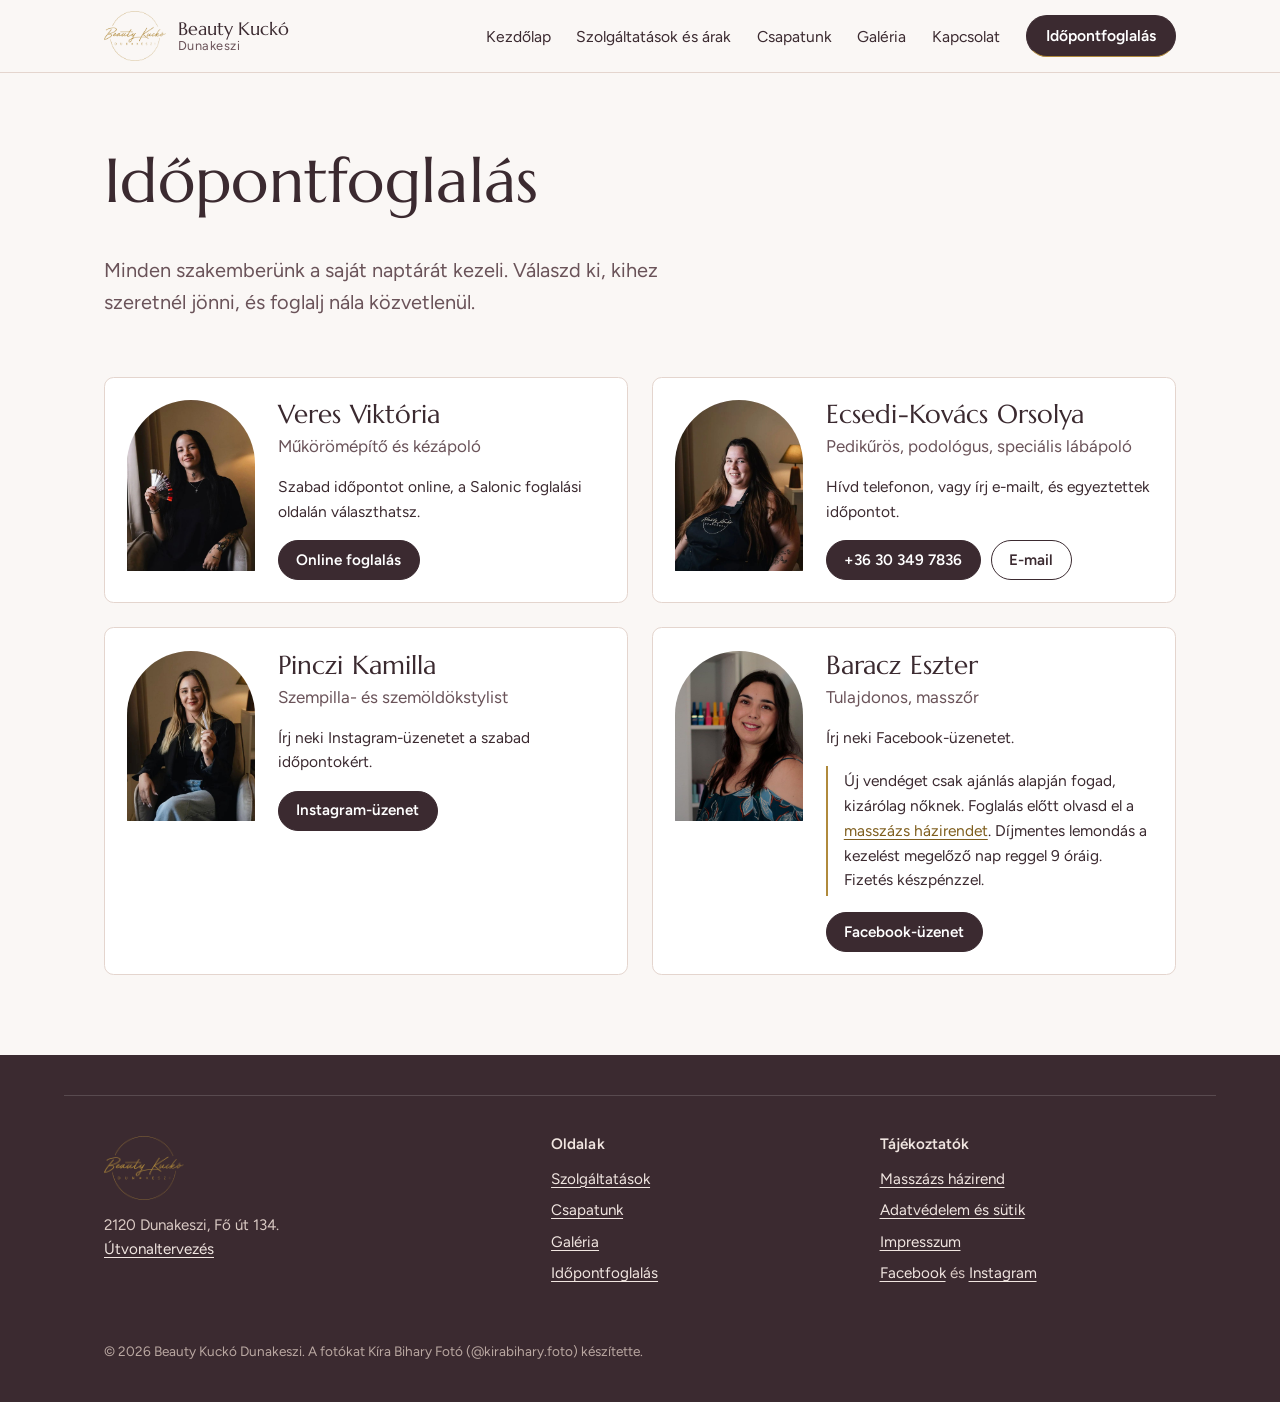
<file: idopontfoglalas.html>
<!doctype html>
<html lang="hu">
<head>
<meta charset="utf-8">
<meta name="viewport" content="width=device-width, initial-scale=1">
<title>Időpontfoglalás – Beauty Kuckó Dunakeszi</title>
<meta name="description" content="Foglalj időpontot a Beauty Kuckó szakembereinél: műköröm, pedikűr és lábápolás, szempilla és szemöldök, masszázs.">
<link rel="canonical" href="https://www.beautykuckodunakeszi.hu/idopontfoglalas.html">
<meta property="og:type" content="website">
<meta property="og:locale" content="hu_HU">
<meta property="og:title" content="Időpontfoglalás – Beauty Kuckó Dunakeszi">
<meta property="og:description" content="Foglalj időpontot a Beauty Kuckó szakembereinél: műköröm, pedikűr és lábápolás, szempilla és szemöldök, masszázs.">
<meta property="og:url" content="https://www.beautykuckodunakeszi.hu/idopontfoglalas.html">
<meta property="og:site_name" content="Beauty Kuckó Dunakeszi">
<meta property="og:image" content="https://www.beautykuckodunakeszi.hu/img/og-kep.jpg">
<meta property="og:image:width" content="1200">
<meta property="og:image:height" content="630">
<meta property="og:image:alt" content="Beauty Kuckó Dunakeszi logója és a szalon váróterme">
<meta name="twitter:card" content="summary_large_image">
<meta name="theme-color" content="#FAF7F5">
<link rel="icon" href="favicon.ico" sizes="any">
<link rel="icon" type="image/png" sizes="48x48" href="img/favicon.png">
<link rel="manifest" href="site.webmanifest">
<link rel="apple-touch-icon" href="img/apple-touch-icon.png">
<link rel="preload" href="fonts/marcellus-latin-400-normal.woff2" as="font" type="font/woff2" crossorigin>
<link rel="stylesheet" href="css/style.css">
</head>
<body>
<a class="skip" href="#tartalom">Ugrás a tartalomra</a>
<header class="site-header">
  <div class="wrap">
    <a class="brand" href="index.html">
      <img src="img/logo.png" alt="" width="700" height="560">
      <span>Beauty Kuckó<small>Dunakeszi</small></span>
    </a>
    <button class="nav-toggle" type="button" aria-expanded="false" aria-controls="fomenu">
      <svg viewBox="0 0 24 24" fill="none" stroke="currentColor" stroke-width="1.8" aria-hidden="true"><path d="M3 7h18M3 12h18M3 17h18"/></svg>
      Menü
    </button>
    <nav class="nav" id="fomenu" aria-label="Főmenü">
      <ul><li><a href="index.html">Kezdőlap</a></li><li><a href="szolgaltatasok.html">Szolgáltatások és árak</a></li><li><a href="csapat.html">Csapatunk</a></li><li><a href="galeria.html">Galéria</a></li><li><a href="index.html#kapcsolat">Kapcsolat</a></li><li><a class="btn" href="idopontfoglalas.html" aria-current="page">Időpontfoglalás</a></li></ul>
    </nav>
  </div>
</header>
<main id="tartalom">

<section class="page-head">
  <div class="wrap">
    <h1>Időpontfoglalás</h1>
    <p>Minden szakemberünk a saját naptárát kezeli. Válaszd ki, kihez szeretnél jönni, és foglalj nála közvetlenül.</p>
  </div>
</section>
<div class="wrap" style="padding-bottom:clamp(3rem,7vw,5rem)">
<ul class="booking">
  <li>
    <img src="img/viktoria.jpg" alt="Veres Viktória" width="800" height="1200" loading="lazy" decoding="async">
    <div>
      <h2>Veres Viktória</h2>
      <p class="role">Műkörömépítő és kézápoló</p>
      <p class="how">Szabad időpontot online, a Salonic foglalási oldalán választhatsz.</p>
      <div class="actions"><a class="btn btn--small" href="https://veres-viktoria-mukoromepito-kezapolo.salonic.hu/" target="_blank" rel="noopener">Online foglalás</a></div>
    </div>
  </li>
  <li>
    <img src="img/orsolya.jpg" alt="Ecsedi-Kovács Orsolya" width="800" height="1200" loading="lazy" decoding="async">
    <div>
      <h2>Ecsedi-Kovács Orsolya</h2>
      <p class="role">Pedikűrös, podológus, speciális lábápoló</p>
      <p class="how">Hívd telefonon, vagy írj e-mailt, és egyeztettek időpontot.</p>
      <div class="actions"><a class="btn btn--small" href="tel:+36303497836">+36 30 349 7836</a><a class="btn btn--small btn--ghost" href="mailto:orsolya.ecsedi@gmail.com">E-mail</a></div>
    </div>
  </li>
  <li>
    <img src="img/kamilla.jpg" alt="Pinczi Kamilla" width="800" height="1200" loading="lazy" decoding="async">
    <div>
      <h2>Pinczi Kamilla</h2>
      <p class="role">Szempilla- és szemöldökstylist</p>
      <p class="how">Írj neki Instagram-üzenetet a szabad időpontokért.</p>
      <div class="actions"><a class="btn btn--small" href="https://www.instagram.com/pk.theglamzone/" target="_blank" rel="noopener">Instagram-üzenet</a></div>
    </div>
  </li>
  <li>
    <img src="img/eszter.jpg" alt="Baracz Eszter" width="819" height="1200" loading="lazy" decoding="async">
    <div>
      <h2>Baracz Eszter</h2>
      <p class="role">Tulajdonos, masszőr</p>
      <p class="how">Írj neki Facebook-üzenetet.</p><p class="notice">Új vendéget csak ajánlás alapján fogad, kizárólag nőknek. Foglalás előtt olvasd el a <a href="masszazs-hazirend.html">masszázs házirendet</a>. Díjmentes lemondás a kezelést megelőző nap reggel 9 óráig. Fizetés készpénzzel.</p>
      <div class="actions"><a class="btn btn--small" href="https://www.facebook.com/profile.php?id=61569499653788" target="_blank" rel="noopener">Facebook-üzenet</a></div>
    </div>
  </li>
</ul>
</div>

</main>

<footer class="site-footer" style="padding-top:2.5rem">
  <div class="wrap">
    <div>
      <img class="footer-logo" src="img/logo.png" alt="Beauty Kuckó Dunakeszi" width="700" height="560" loading="lazy">
      <p>2120 Dunakeszi, Fő út 134.<br><a href="https://www.google.com/maps/search/?api=1&query=Beauty+Kuck%C3%B3+Dunakeszi+F%C5%91+%C3%BAt+134" target="_blank" rel="noopener">Útvonaltervezés</a></p>
    </div>
    <div>
      <h2>Oldalak</h2>
      <ul>
        <li><a href="szolgaltatasok.html">Szolgáltatások</a></li>
        <li><a href="csapat.html">Csapatunk</a></li>
        <li><a href="galeria.html">Galéria</a></li>
        <li><a href="idopontfoglalas.html">Időpontfoglalás</a></li>
      </ul>
    </div>
    <div>
      <h2>Tájékoztatók</h2>
      <ul>
        <li><a href="masszazs-hazirend.html">Masszázs házirend</a></li>
        <li><a href="adatvedelem.html">Adatvédelem és sütik</a></li>
        <li><a href="impresszum.html">Impresszum</a></li>
        <li><a href="https://www.facebook.com/profile.php?id=61569499653788" target="_blank" rel="noopener">Facebook</a> és <a href="https://www.instagram.com/beautykuckodunakeszi/" target="_blank" rel="noopener">Instagram</a></li>
      </ul>
    </div>
    <p class="fine">© 2026 Beauty Kuckó Dunakeszi. A fotókat Kíra Bihary Fotó (@kirabihary.foto) készítette.</p>
  </div>
</footer>
<script src="js/main.js" defer></script>
</body>
</html>
</file>
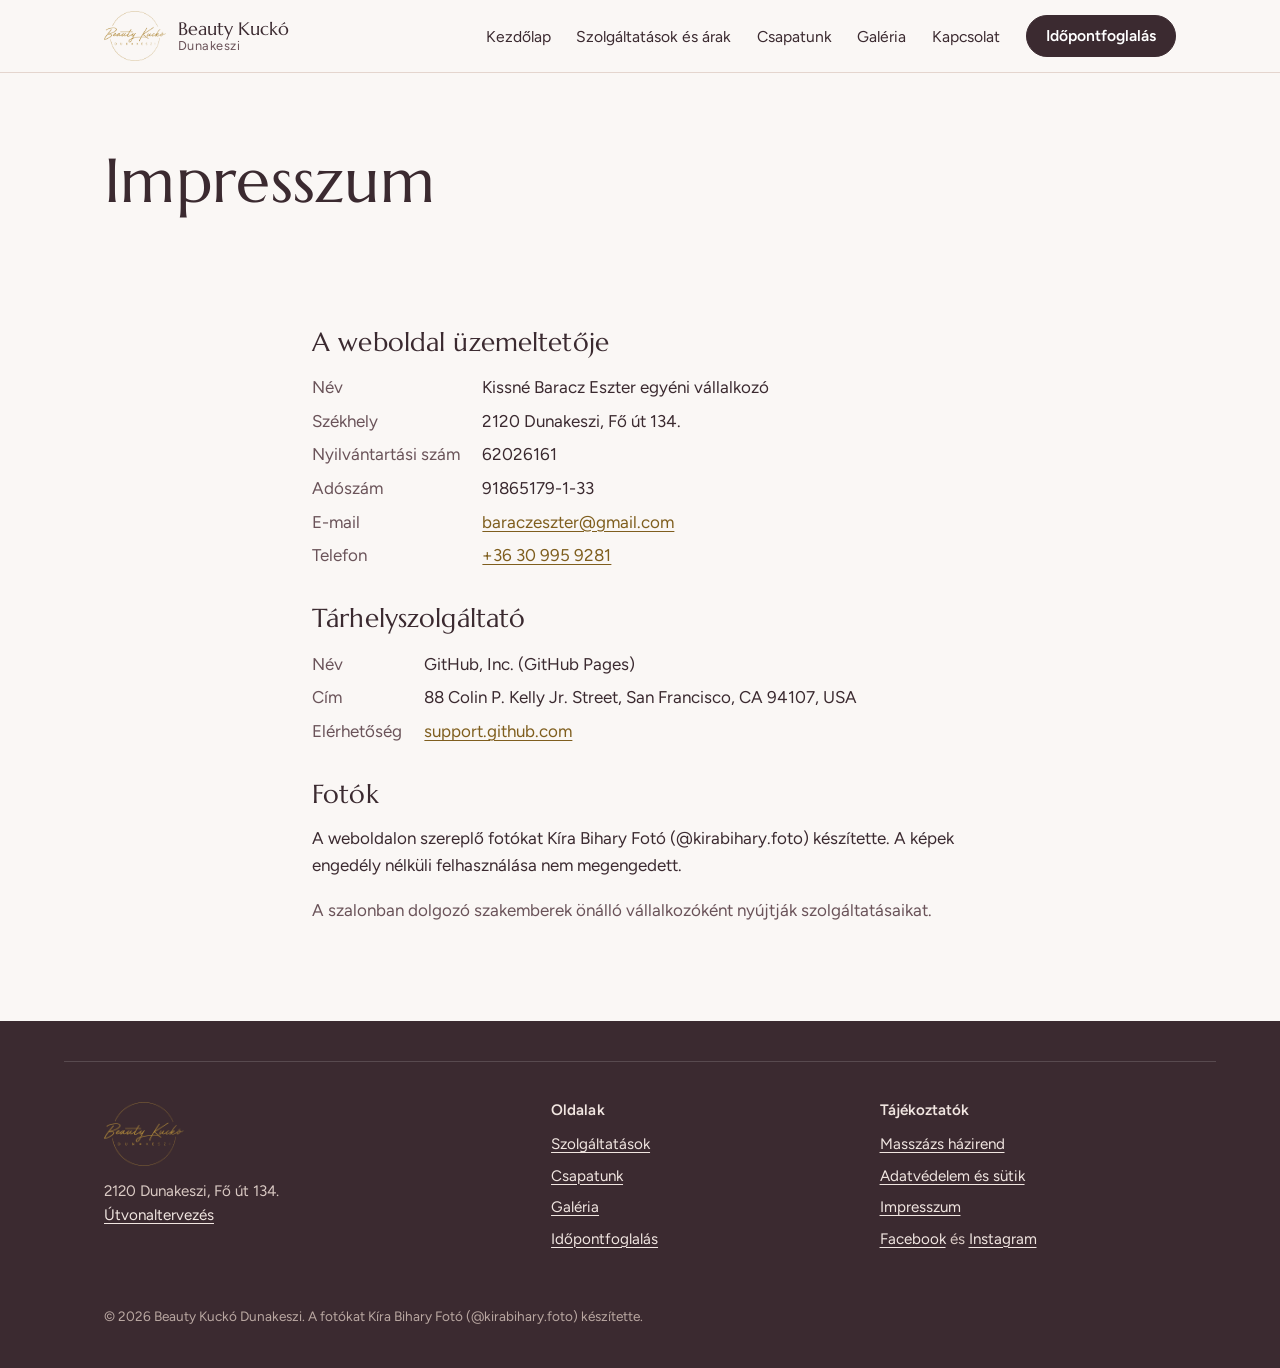
<file: impresszum.html>
<!doctype html>
<html lang="hu">
<head>
<meta charset="utf-8">
<meta name="viewport" content="width=device-width, initial-scale=1">
<title>Impresszum – Beauty Kuckó Dunakeszi</title>
<meta name="description" content="A beautykuckodunakeszi.hu weboldal impresszuma.">
<link rel="canonical" href="https://www.beautykuckodunakeszi.hu/impresszum.html">
<meta property="og:type" content="website">
<meta property="og:locale" content="hu_HU">
<meta property="og:title" content="Impresszum – Beauty Kuckó Dunakeszi">
<meta property="og:description" content="A beautykuckodunakeszi.hu weboldal impresszuma.">
<meta property="og:url" content="https://www.beautykuckodunakeszi.hu/impresszum.html">
<meta property="og:site_name" content="Beauty Kuckó Dunakeszi">
<meta property="og:image" content="https://www.beautykuckodunakeszi.hu/img/og-kep.jpg">
<meta property="og:image:width" content="1200">
<meta property="og:image:height" content="630">
<meta property="og:image:alt" content="Beauty Kuckó Dunakeszi logója és a szalon váróterme">
<meta name="twitter:card" content="summary_large_image">
<meta name="theme-color" content="#FAF7F5">
<link rel="icon" href="favicon.ico" sizes="any">
<link rel="icon" type="image/png" sizes="48x48" href="img/favicon.png">
<link rel="manifest" href="site.webmanifest">
<link rel="apple-touch-icon" href="img/apple-touch-icon.png">
<link rel="preload" href="fonts/marcellus-latin-400-normal.woff2" as="font" type="font/woff2" crossorigin>
<link rel="stylesheet" href="css/style.css">
</head>
<body>
<a class="skip" href="#tartalom">Ugrás a tartalomra</a>
<header class="site-header">
  <div class="wrap">
    <a class="brand" href="index.html">
      <img src="img/logo.png" alt="" width="700" height="560">
      <span>Beauty Kuckó<small>Dunakeszi</small></span>
    </a>
    <button class="nav-toggle" type="button" aria-expanded="false" aria-controls="fomenu">
      <svg viewBox="0 0 24 24" fill="none" stroke="currentColor" stroke-width="1.8" aria-hidden="true"><path d="M3 7h18M3 12h18M3 17h18"/></svg>
      Menü
    </button>
    <nav class="nav" id="fomenu" aria-label="Főmenü">
      <ul><li><a href="index.html">Kezdőlap</a></li><li><a href="szolgaltatasok.html">Szolgáltatások és árak</a></li><li><a href="csapat.html">Csapatunk</a></li><li><a href="galeria.html">Galéria</a></li><li><a href="index.html#kapcsolat">Kapcsolat</a></li><li><a class="btn" href="idopontfoglalas.html">Időpontfoglalás</a></li></ul>
    </nav>
  </div>
</header>
<main id="tartalom">

<section class="page-head">
  <div class="wrap">
    <h1>Impresszum</h1>
  </div>
</section>
<div class="wrap prose">
  <h2>A weboldal üzemeltetője</h2>
  <dl>
    <dt>Név</dt><dd>Kissné Baracz Eszter egyéni vállalkozó</dd>
    <dt>Székhely</dt><dd>2120 Dunakeszi, Fő út 134.</dd>
    <dt>Nyilvántartási szám</dt><dd>62026161</dd>
    <dt>Adószám</dt><dd>91865179-1-33</dd>
    <dt>E-mail</dt><dd><a href="mailto:baraczeszter@gmail.com">baraczeszter@gmail.com</a></dd>
    <dt>Telefon</dt><dd><a href="tel:+36309959281">+36 30 995 9281</a></dd>
  </dl>
  <h2>Tárhelyszolgáltató</h2>
  <dl>
    <dt>Név</dt><dd>GitHub, Inc. (GitHub Pages)</dd>
    <dt>Cím</dt><dd>88 Colin P. Kelly Jr. Street, San Francisco, CA 94107, USA</dd>
    <dt>Elérhetőség</dt><dd><a href="https://support.github.com" target="_blank" rel="noopener">support.github.com</a></dd>
  </dl>
  <h2>Fotók</h2>
  <p>A weboldalon szereplő fotókat Kíra Bihary Fotó (@kirabihary.foto) készítette. A képek engedély nélküli felhasználása nem megengedett.</p>
  <p class="muted">A szalonban dolgozó szakemberek önálló vállalkozóként nyújtják szolgáltatásaikat.</p>
</div>

</main>

<footer class="site-footer" style="padding-top:2.5rem">
  <div class="wrap">
    <div>
      <img class="footer-logo" src="img/logo.png" alt="Beauty Kuckó Dunakeszi" width="700" height="560" loading="lazy">
      <p>2120 Dunakeszi, Fő út 134.<br><a href="https://www.google.com/maps/search/?api=1&query=Beauty+Kuck%C3%B3+Dunakeszi+F%C5%91+%C3%BAt+134" target="_blank" rel="noopener">Útvonaltervezés</a></p>
    </div>
    <div>
      <h2>Oldalak</h2>
      <ul>
        <li><a href="szolgaltatasok.html">Szolgáltatások</a></li>
        <li><a href="csapat.html">Csapatunk</a></li>
        <li><a href="galeria.html">Galéria</a></li>
        <li><a href="idopontfoglalas.html">Időpontfoglalás</a></li>
      </ul>
    </div>
    <div>
      <h2>Tájékoztatók</h2>
      <ul>
        <li><a href="masszazs-hazirend.html">Masszázs házirend</a></li>
        <li><a href="adatvedelem.html">Adatvédelem és sütik</a></li>
        <li><a href="impresszum.html">Impresszum</a></li>
        <li><a href="https://www.facebook.com/profile.php?id=61569499653788" target="_blank" rel="noopener">Facebook</a> és <a href="https://www.instagram.com/beautykuckodunakeszi/" target="_blank" rel="noopener">Instagram</a></li>
      </ul>
    </div>
    <p class="fine">© 2026 Beauty Kuckó Dunakeszi. A fotókat Kíra Bihary Fotó (@kirabihary.foto) készítette.</p>
  </div>
</footer>
<script src="js/main.js" defer></script>
</body>
</html>
</file>
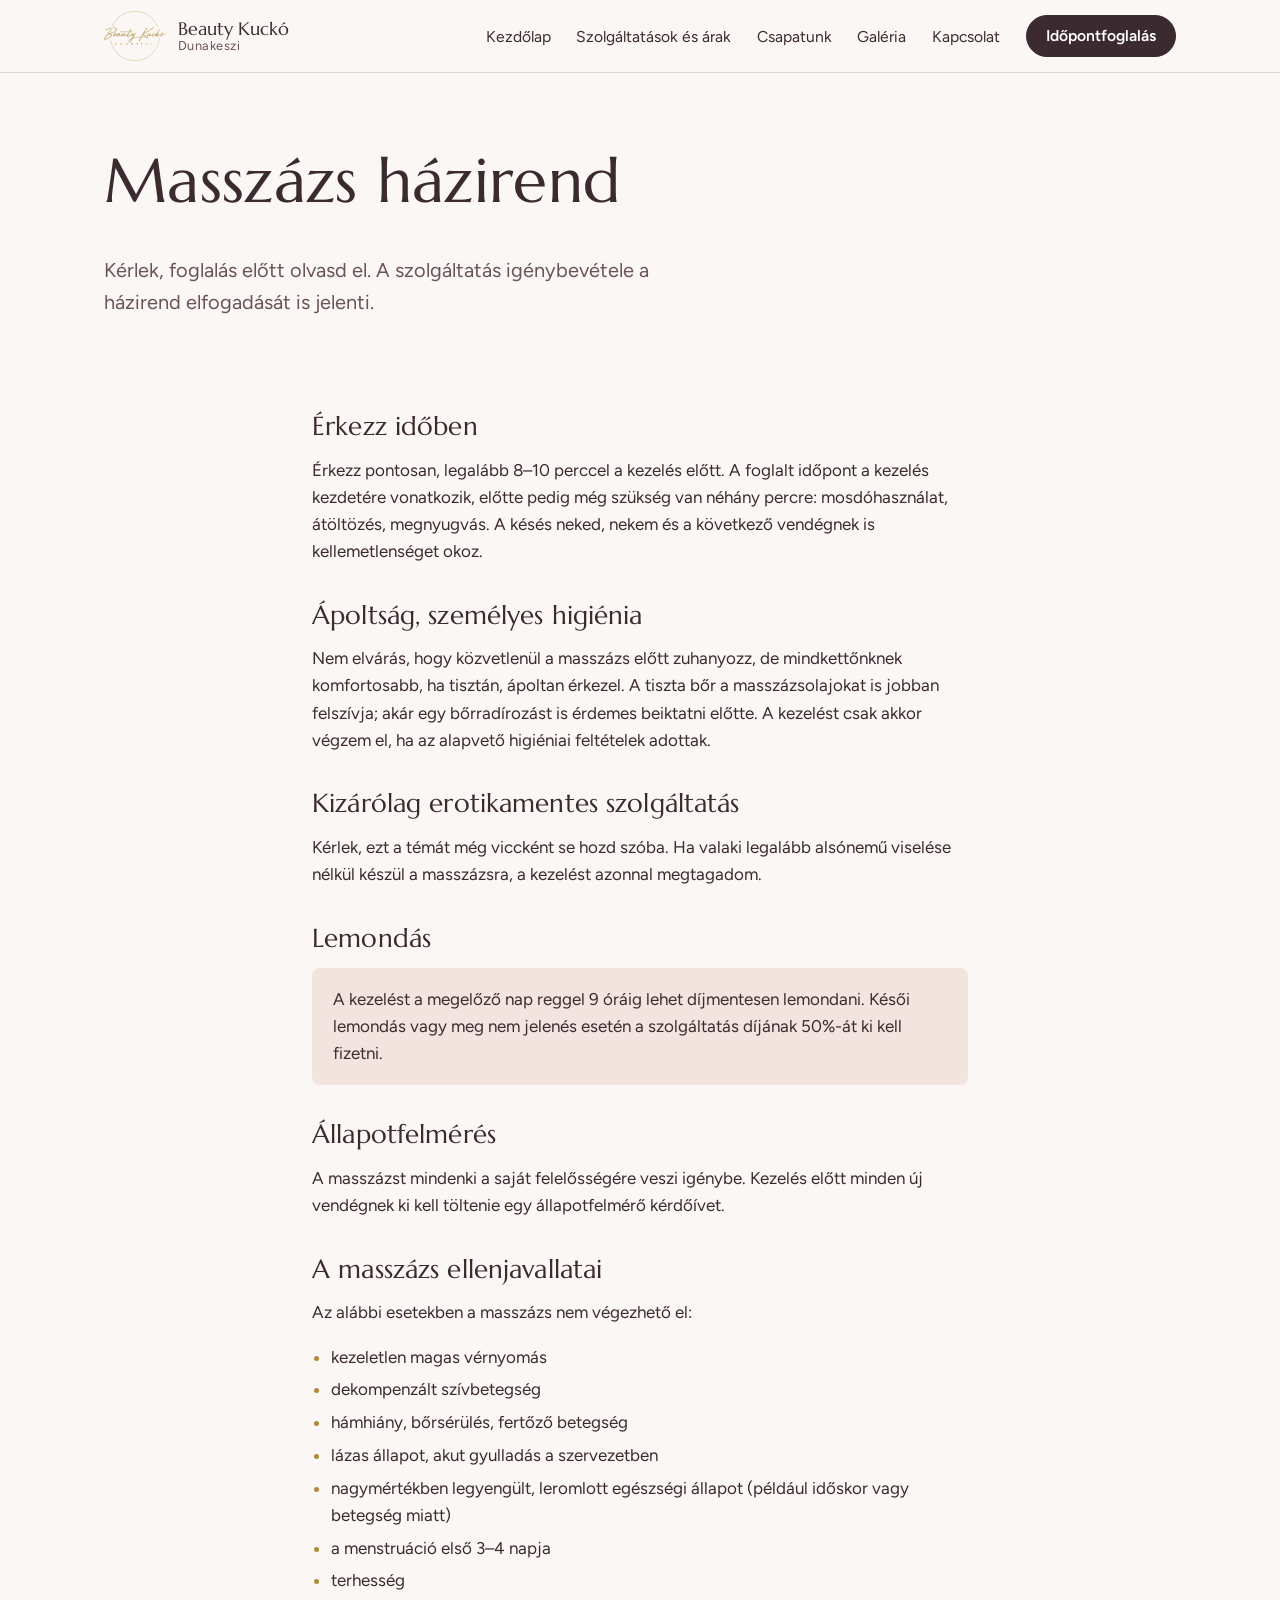
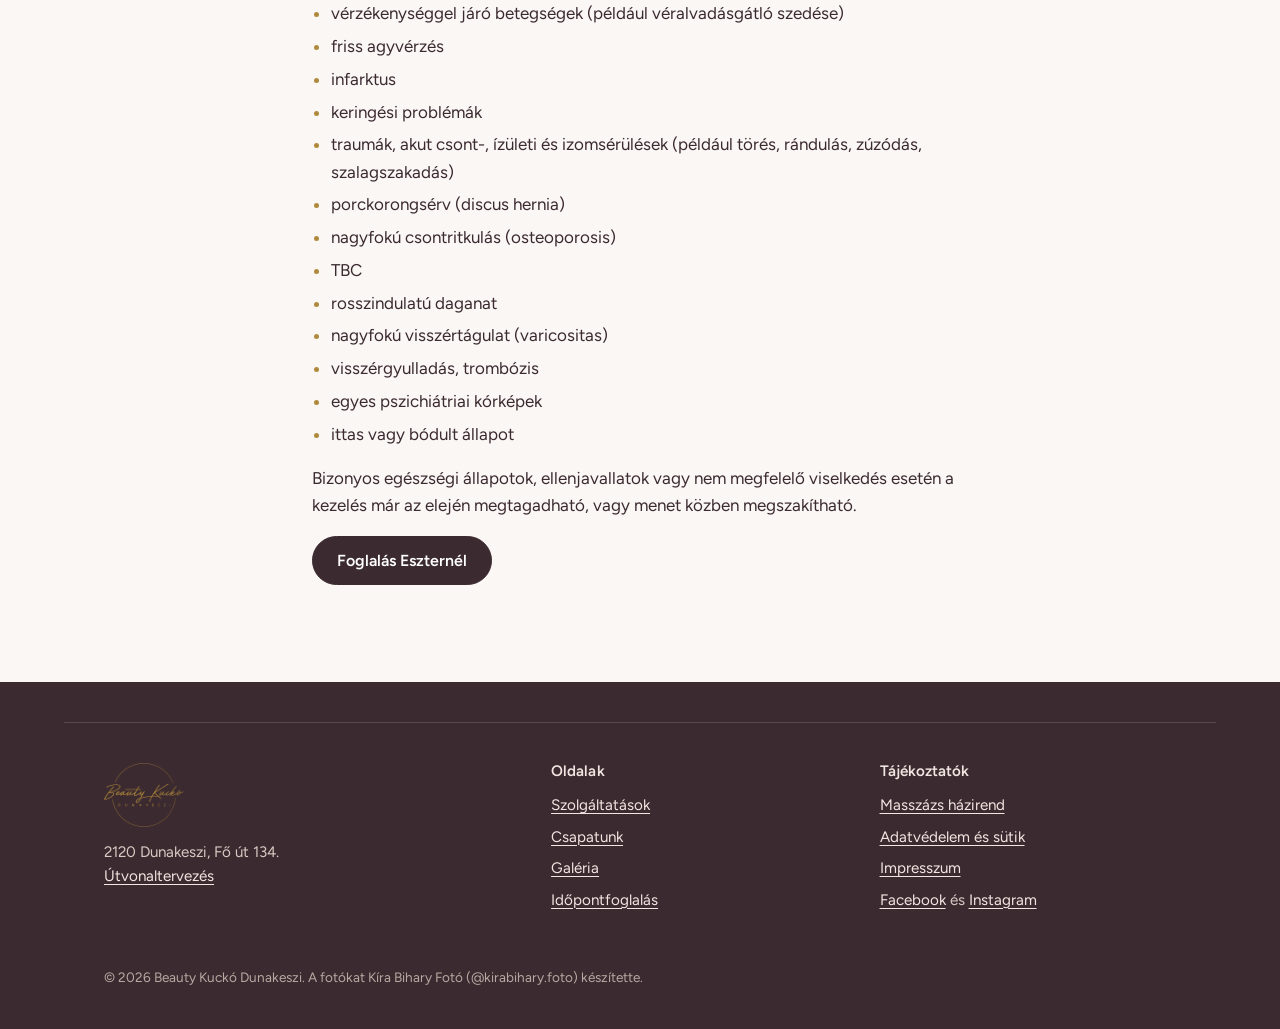
<file: masszazs-hazirend.html>
<!doctype html>
<html lang="hu">
<head>
<meta charset="utf-8">
<meta name="viewport" content="width=device-width, initial-scale=1">
<title>Masszázs házirend – Beauty Kuckó Dunakeszi</title>
<meta name="description" content="Érkezés, higiénia, lemondási feltételek és a masszázs ellenjavallatai a Beauty Kuckóban.">
<link rel="canonical" href="https://www.beautykuckodunakeszi.hu/masszazs-hazirend.html">
<meta property="og:type" content="website">
<meta property="og:locale" content="hu_HU">
<meta property="og:title" content="Masszázs házirend – Beauty Kuckó Dunakeszi">
<meta property="og:description" content="Érkezés, higiénia, lemondási feltételek és a masszázs ellenjavallatai a Beauty Kuckóban.">
<meta property="og:url" content="https://www.beautykuckodunakeszi.hu/masszazs-hazirend.html">
<meta property="og:site_name" content="Beauty Kuckó Dunakeszi">
<meta property="og:image" content="https://www.beautykuckodunakeszi.hu/img/og-kep.jpg">
<meta property="og:image:width" content="1200">
<meta property="og:image:height" content="630">
<meta property="og:image:alt" content="Beauty Kuckó Dunakeszi logója és a szalon váróterme">
<meta name="twitter:card" content="summary_large_image">
<meta name="theme-color" content="#FAF7F5">
<link rel="icon" href="favicon.ico" sizes="any">
<link rel="icon" type="image/png" sizes="48x48" href="img/favicon.png">
<link rel="manifest" href="site.webmanifest">
<link rel="apple-touch-icon" href="img/apple-touch-icon.png">
<link rel="preload" href="fonts/marcellus-latin-400-normal.woff2" as="font" type="font/woff2" crossorigin>
<link rel="stylesheet" href="css/style.css">
</head>
<body>
<a class="skip" href="#tartalom">Ugrás a tartalomra</a>
<header class="site-header">
  <div class="wrap">
    <a class="brand" href="index.html">
      <img src="img/logo.png" alt="" width="700" height="560">
      <span>Beauty Kuckó<small>Dunakeszi</small></span>
    </a>
    <button class="nav-toggle" type="button" aria-expanded="false" aria-controls="fomenu">
      <svg viewBox="0 0 24 24" fill="none" stroke="currentColor" stroke-width="1.8" aria-hidden="true"><path d="M3 7h18M3 12h18M3 17h18"/></svg>
      Menü
    </button>
    <nav class="nav" id="fomenu" aria-label="Főmenü">
      <ul><li><a href="index.html">Kezdőlap</a></li><li><a href="szolgaltatasok.html">Szolgáltatások és árak</a></li><li><a href="csapat.html">Csapatunk</a></li><li><a href="galeria.html">Galéria</a></li><li><a href="index.html#kapcsolat">Kapcsolat</a></li><li><a class="btn" href="idopontfoglalas.html">Időpontfoglalás</a></li></ul>
    </nav>
  </div>
</header>
<main id="tartalom">

<section class="page-head">
  <div class="wrap">
    <h1>Masszázs házirend</h1>
    <p>Kérlek, foglalás előtt olvasd el. A szolgáltatás igénybevétele a házirend elfogadását is jelenti.</p>
  </div>
</section>
<div class="wrap prose">
  <h2>Érkezz időben</h2>
  <p>Érkezz pontosan, legalább 8–10 perccel a kezelés előtt. A foglalt időpont a kezelés kezdetére vonatkozik, előtte pedig még szükség van néhány percre: mosdóhasználat, átöltözés, megnyugvás. A késés neked, nekem és a következő vendégnek is kellemetlenséget okoz.</p>
  <h2>Ápoltság, személyes higiénia</h2>
  <p>Nem elvárás, hogy közvetlenül a masszázs előtt zuhanyozz, de mindkettőnknek komfortosabb, ha tisztán, ápoltan érkezel. A tiszta bőr a masszázsolajokat is jobban felszívja; akár egy bőrradírozást is érdemes beiktatni előtte. A kezelést csak akkor végzem el, ha az alapvető higiéniai feltételek adottak.</p>
  <h2>Kizárólag erotikamentes szolgáltatás</h2>
  <p>Kérlek, ezt a témát még viccként se hozd szóba. Ha valaki legalább alsónemű viselése nélkül készül a masszázsra, a kezelést azonnal megtagadom.</p>
  <h2>Lemondás</h2>
  <p class="callout">A kezelést a megelőző nap reggel 9 óráig lehet díjmentesen lemondani. Késői lemondás vagy meg nem jelenés esetén a szolgáltatás díjának 50%-át ki kell fizetni.</p>
  <h2>Állapotfelmérés</h2>
  <p>A masszázst mindenki a saját felelősségére veszi igénybe. Kezelés előtt minden új vendégnek ki kell töltenie egy állapotfelmérő kérdőívet.</p>
  <h2 id="ellenjavallatok">A masszázs ellenjavallatai</h2>
  <p>Az alábbi esetekben a masszázs nem végezhető el:</p>
  <ul><li>kezeletlen magas vérnyomás</li><li>dekompenzált szívbetegség</li><li>hámhiány, bőrsérülés, fertőző betegség</li><li>lázas állapot, akut gyulladás a szervezetben</li><li>nagymértékben legyengült, leromlott egészségi állapot (például időskor vagy betegség miatt)</li><li>a menstruáció első 3–4 napja</li><li>terhesség</li><li>vérzékenységgel járó betegségek (például véralvadásgátló szedése)</li><li>friss agyvérzés</li><li>infarktus</li><li>keringési problémák</li><li>traumák, akut csont-, ízületi és izomsérülések (például törés, rándulás, zúzódás, szalagszakadás)</li><li>porckorongsérv (discus hernia)</li><li>nagyfokú csontritkulás (osteoporosis)</li><li>TBC</li><li>rosszindulatú daganat</li><li>nagyfokú visszértágulat (varicositas)</li><li>visszérgyulladás, trombózis</li><li>egyes pszichiátriai kórképek</li><li>ittas vagy bódult állapot</li></ul>
  <p>Bizonyos egészségi állapotok, ellenjavallatok vagy nem megfelelő viselkedés esetén a kezelés már az elején megtagadható, vagy menet közben megszakítható.</p>
  <p><a class="btn" href="https://www.facebook.com/profile.php?id=61569499653788" target="_blank" rel="noopener">Foglalás Eszternél</a></p>
</div>

</main>

<footer class="site-footer" style="padding-top:2.5rem">
  <div class="wrap">
    <div>
      <img class="footer-logo" src="img/logo.png" alt="Beauty Kuckó Dunakeszi" width="700" height="560" loading="lazy">
      <p>2120 Dunakeszi, Fő út 134.<br><a href="https://www.google.com/maps/search/?api=1&query=Beauty+Kuck%C3%B3+Dunakeszi+F%C5%91+%C3%BAt+134" target="_blank" rel="noopener">Útvonaltervezés</a></p>
    </div>
    <div>
      <h2>Oldalak</h2>
      <ul>
        <li><a href="szolgaltatasok.html">Szolgáltatások</a></li>
        <li><a href="csapat.html">Csapatunk</a></li>
        <li><a href="galeria.html">Galéria</a></li>
        <li><a href="idopontfoglalas.html">Időpontfoglalás</a></li>
      </ul>
    </div>
    <div>
      <h2>Tájékoztatók</h2>
      <ul>
        <li><a href="masszazs-hazirend.html">Masszázs házirend</a></li>
        <li><a href="adatvedelem.html">Adatvédelem és sütik</a></li>
        <li><a href="impresszum.html">Impresszum</a></li>
        <li><a href="https://www.facebook.com/profile.php?id=61569499653788" target="_blank" rel="noopener">Facebook</a> és <a href="https://www.instagram.com/beautykuckodunakeszi/" target="_blank" rel="noopener">Instagram</a></li>
      </ul>
    </div>
    <p class="fine">© 2026 Beauty Kuckó Dunakeszi. A fotókat Kíra Bihary Fotó (@kirabihary.foto) készítette.</p>
  </div>
</footer>
<script src="js/main.js" defer></script>
</body>
</html>
</file>
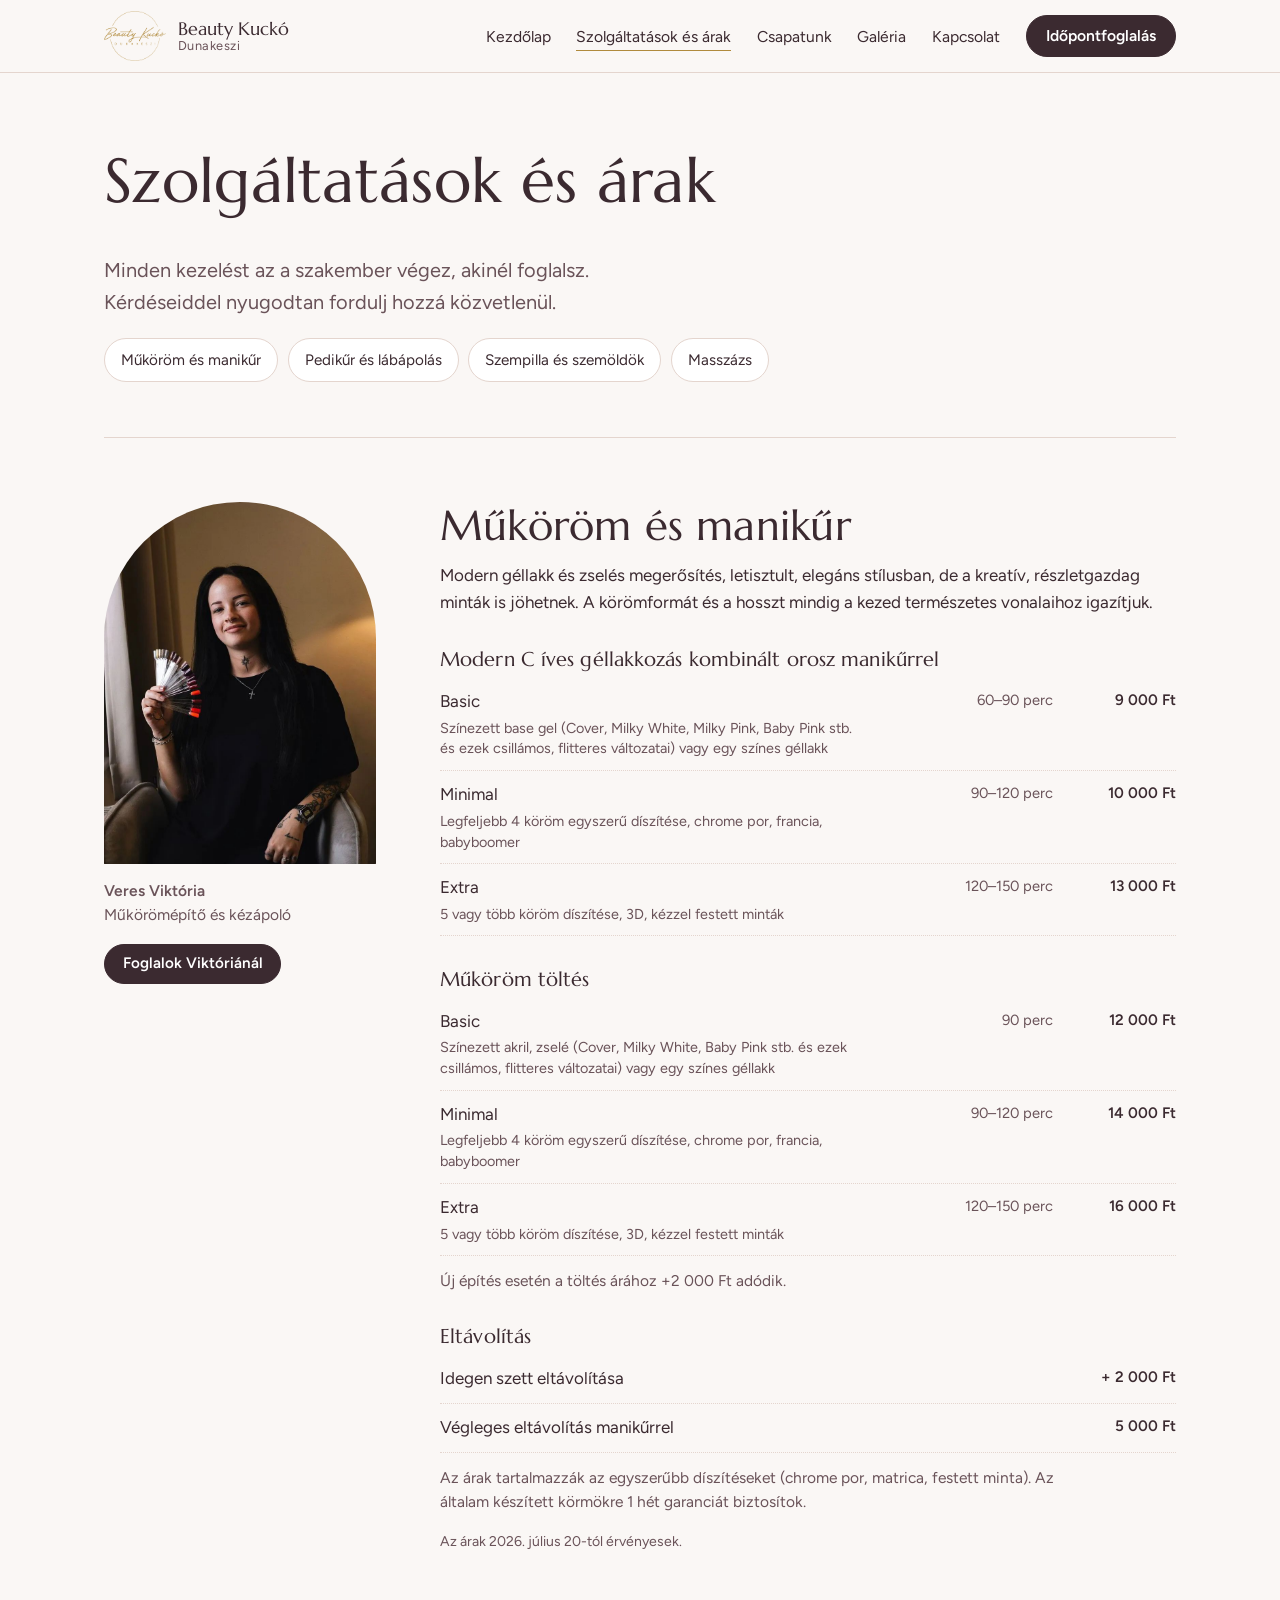
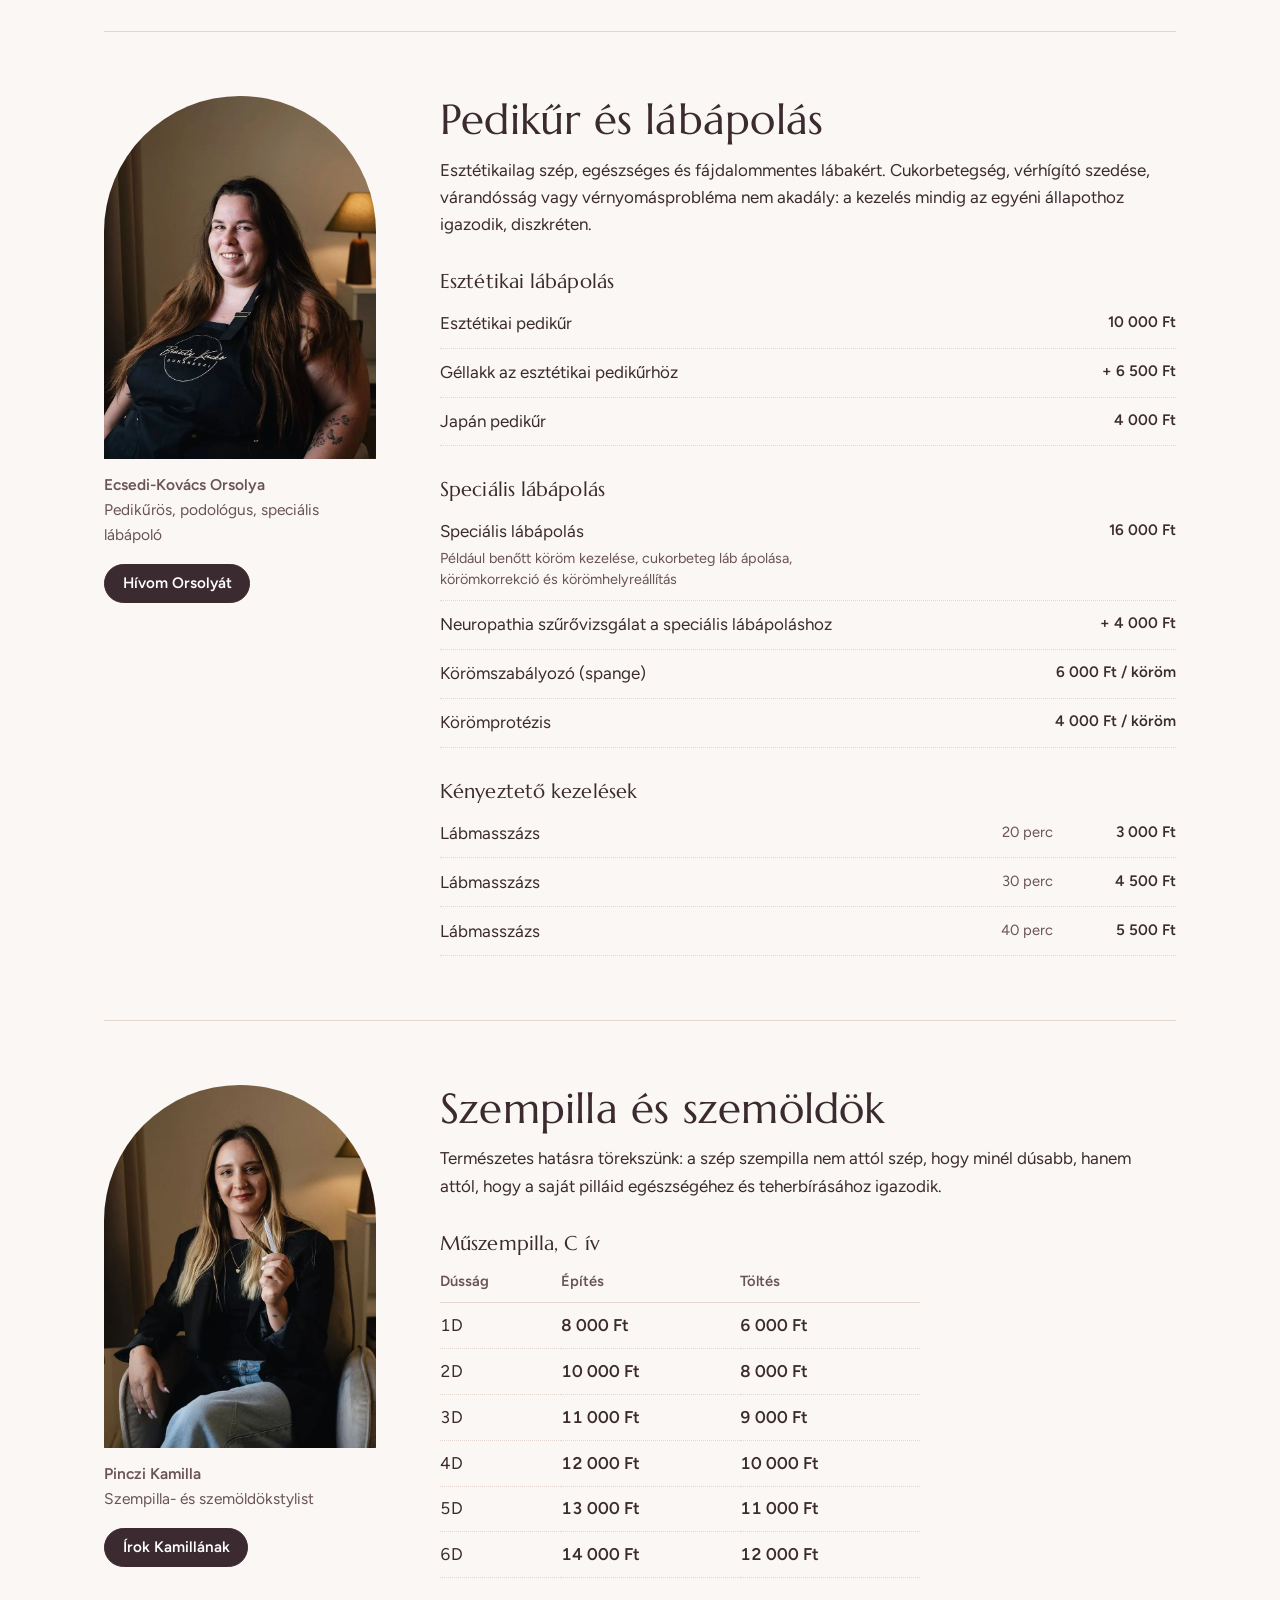
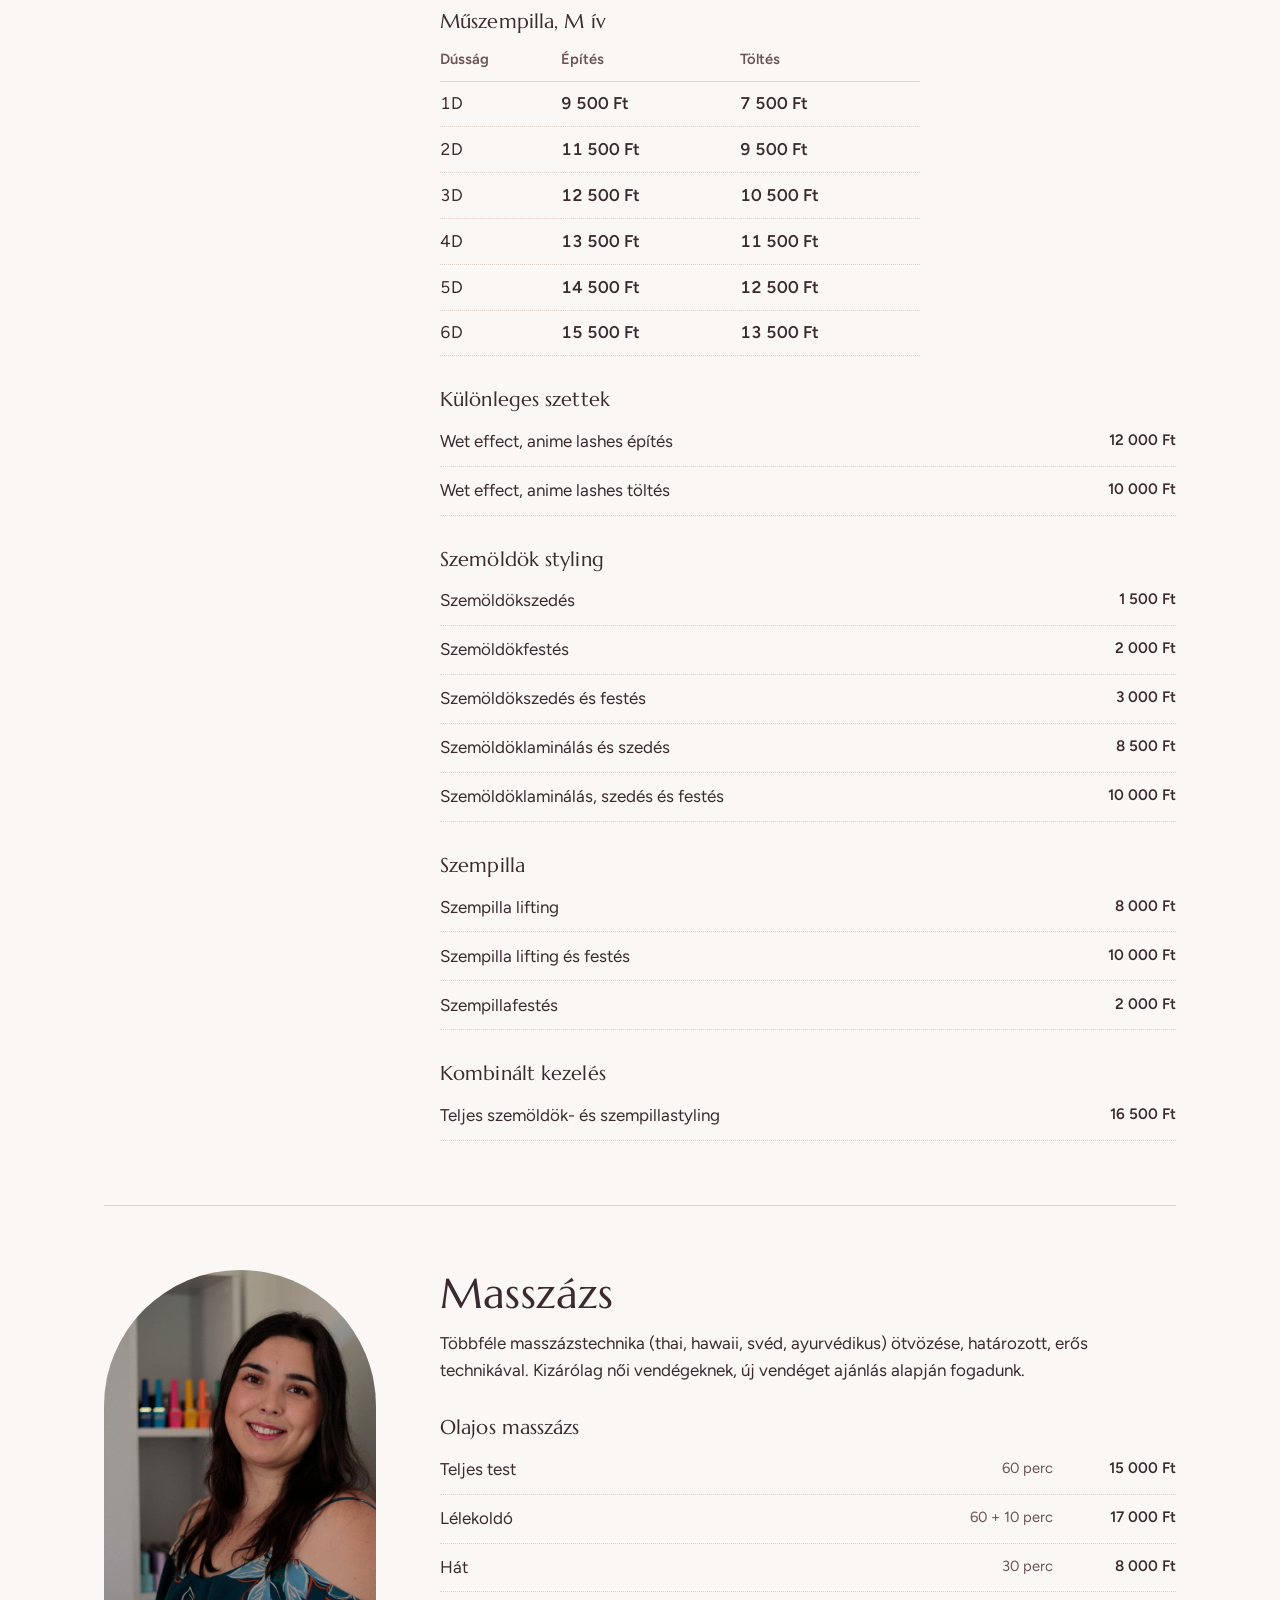
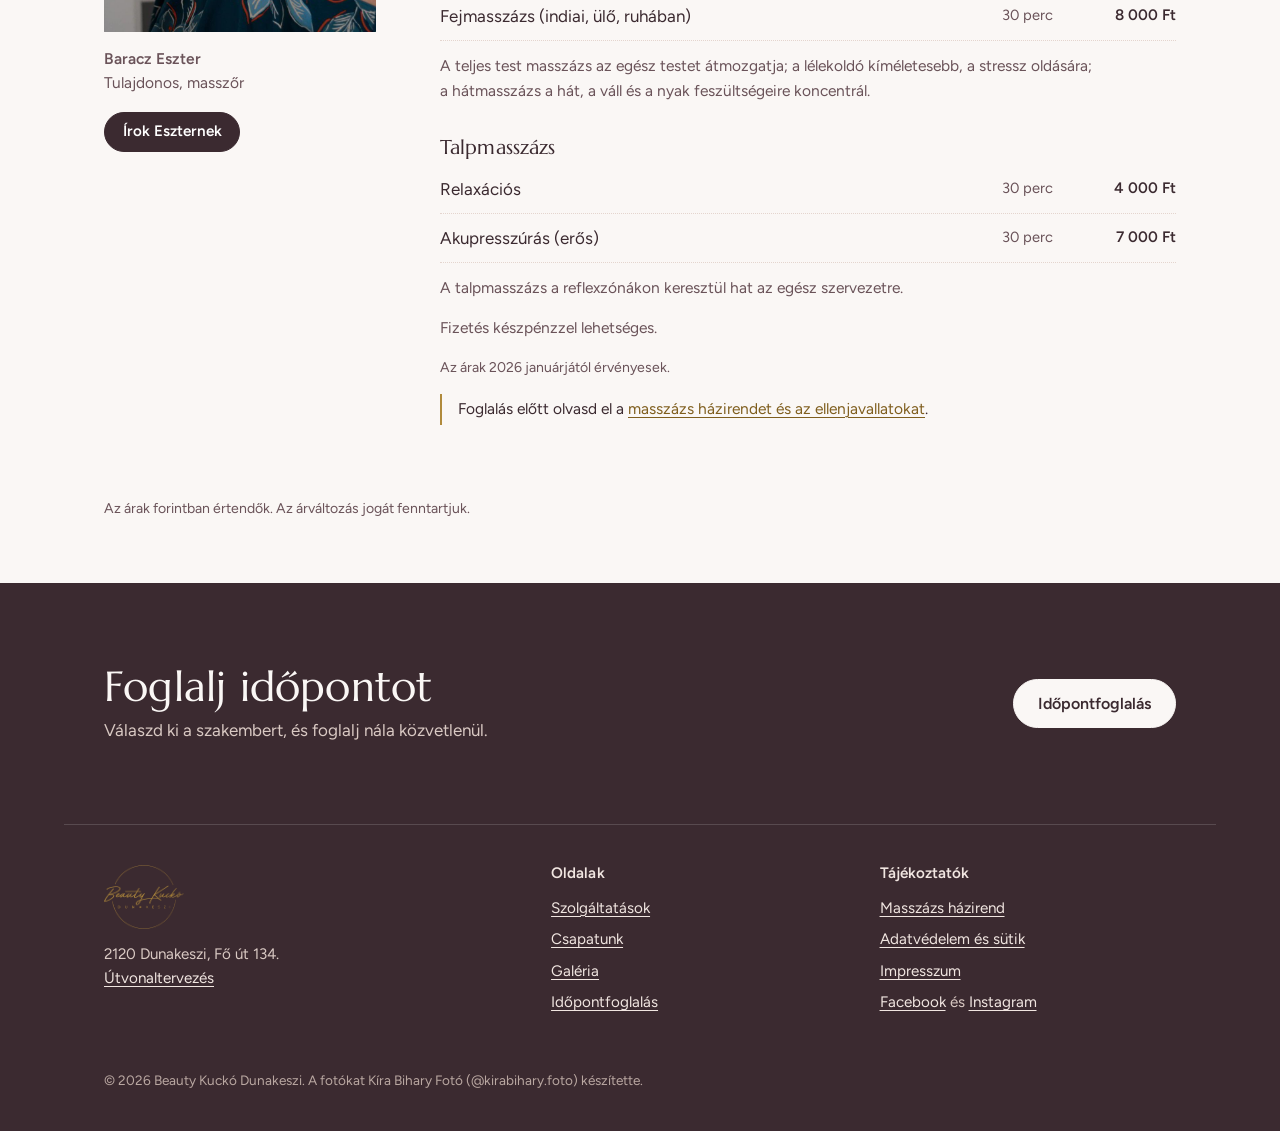
<file: szolgaltatasok.html>
<!doctype html>
<html lang="hu">
<head>
<meta charset="utf-8">
<meta name="viewport" content="width=device-width, initial-scale=1">
<title>Szolgáltatások és árak – Beauty Kuckó Dunakeszi</title>
<meta name="description" content="Árak és szolgáltatások: műköröm, géllakk, pedikűr és speciális lábápolás, műszempilla, szemöldökstyling és masszázs Dunakeszin.">
<link rel="canonical" href="https://www.beautykuckodunakeszi.hu/szolgaltatasok.html">
<meta property="og:type" content="website">
<meta property="og:locale" content="hu_HU">
<meta property="og:title" content="Szolgáltatások és árak – Beauty Kuckó Dunakeszi">
<meta property="og:description" content="Árak és szolgáltatások: műköröm, géllakk, pedikűr és speciális lábápolás, műszempilla, szemöldökstyling és masszázs Dunakeszin.">
<meta property="og:url" content="https://www.beautykuckodunakeszi.hu/szolgaltatasok.html">
<meta property="og:site_name" content="Beauty Kuckó Dunakeszi">
<meta property="og:image" content="https://www.beautykuckodunakeszi.hu/img/og-kep.jpg">
<meta property="og:image:width" content="1200">
<meta property="og:image:height" content="630">
<meta property="og:image:alt" content="Beauty Kuckó Dunakeszi logója és a szalon váróterme">
<meta name="twitter:card" content="summary_large_image">
<meta name="theme-color" content="#FAF7F5">
<link rel="icon" href="favicon.ico" sizes="any">
<link rel="icon" type="image/png" sizes="48x48" href="img/favicon.png">
<link rel="manifest" href="site.webmanifest">
<link rel="apple-touch-icon" href="img/apple-touch-icon.png">
<link rel="preload" href="fonts/marcellus-latin-400-normal.woff2" as="font" type="font/woff2" crossorigin>
<link rel="stylesheet" href="css/style.css">
</head>
<body>
<a class="skip" href="#tartalom">Ugrás a tartalomra</a>
<header class="site-header">
  <div class="wrap">
    <a class="brand" href="index.html">
      <img src="img/logo.png" alt="" width="700" height="560">
      <span>Beauty Kuckó<small>Dunakeszi</small></span>
    </a>
    <button class="nav-toggle" type="button" aria-expanded="false" aria-controls="fomenu">
      <svg viewBox="0 0 24 24" fill="none" stroke="currentColor" stroke-width="1.8" aria-hidden="true"><path d="M3 7h18M3 12h18M3 17h18"/></svg>
      Menü
    </button>
    <nav class="nav" id="fomenu" aria-label="Főmenü">
      <ul><li><a href="index.html">Kezdőlap</a></li><li><a href="szolgaltatasok.html" aria-current="page">Szolgáltatások és árak</a></li><li><a href="csapat.html">Csapatunk</a></li><li><a href="galeria.html">Galéria</a></li><li><a href="index.html#kapcsolat">Kapcsolat</a></li><li><a class="btn" href="idopontfoglalas.html">Időpontfoglalás</a></li></ul>
    </nav>
  </div>
</header>
<main id="tartalom">

<section class="page-head">
  <div class="wrap">
    <h1>Szolgáltatások és árak</h1>
    <p>Minden kezelést az a szakember végez, akinél foglalsz. Kérdéseiddel nyugodtan fordulj hozzá közvetlenül.</p>
    <ul class="subnav">
      <li><a href="#korom">Műköröm és manikűr</a></li>
      <li><a href="#labapolas">Pedikűr és lábápolás</a></li>
      <li><a href="#szempilla">Szempilla és szemöldök</a></li>
      <li><a href="#masszazs">Masszázs</a></li>
    </ul>
  </div>
</section>
<div class="wrap">

<section class="service-block" id="korom" aria-labelledby="korom-cim">
  <aside>
    <img src="img/viktoria.jpg" alt="Veres Viktória" width="800" height="1200" loading="lazy" decoding="async">
    <div>
      <p><strong>Veres Viktória</strong><br>Műkörömépítő és kézápoló</p>
      <a class="btn btn--small" href="https://veres-viktoria-mukoromepito-kezapolo.salonic.hu/" target="_blank" rel="noopener">Foglalok Viktóriánál</a>
    </div>
  </aside>
  <div>
    <h2 id="korom-cim">Műköröm és manikűr</h2>
    <p>Modern géllakk és zselés megerősítés, letisztult, elegáns stílusban, de a kreatív, részletgazdag minták is jöhetnek. A körömformát és a hosszt mindig a kezed természetes vonalaihoz igazítjuk.</p>
    <div class="service-group"><h3>Modern C íves géllakkozás kombinált orosz manikűrrel</h3><ul class="service-list"><li><span class="sname">Basic<small>Színezett base gel (Cover, Milky White, Milky Pink, Baby Pink stb. és ezek csillámos, flitteres változatai) vagy egy színes géllakk</small></span><span class="meta"><span class="dur">60–90 perc</span><span class="price">9 000 Ft</span></span></li><li><span class="sname">Minimal<small>Legfeljebb 4 köröm egyszerű díszítése, chrome por, francia, babyboomer</small></span><span class="meta"><span class="dur">90–120 perc</span><span class="price">10 000 Ft</span></span></li><li><span class="sname">Extra<small>5 vagy több köröm díszítése, 3D, kézzel festett minták</small></span><span class="meta"><span class="dur">120–150 perc</span><span class="price">13 000 Ft</span></span></li></ul></div><div class="service-group"><h3>Műköröm töltés</h3><ul class="service-list"><li><span class="sname">Basic<small>Színezett akril, zselé (Cover, Milky White, Baby Pink stb. és ezek csillámos, flitteres változatai) vagy egy színes géllakk</small></span><span class="meta"><span class="dur">90 perc</span><span class="price">12 000 Ft</span></span></li><li><span class="sname">Minimal<small>Legfeljebb 4 köröm egyszerű díszítése, chrome por, francia, babyboomer</small></span><span class="meta"><span class="dur">90–120 perc</span><span class="price">14 000 Ft</span></span></li><li><span class="sname">Extra<small>5 vagy több köröm díszítése, 3D, kézzel festett minták</small></span><span class="meta"><span class="dur">120–150 perc</span><span class="price">16 000 Ft</span></span></li></ul><p class="service-note">Új építés esetén a töltés árához +2 000 Ft adódik.</p></div><div class="service-group"><h3>Eltávolítás</h3><ul class="service-list"><li><span class="sname">Idegen szett eltávolítása</span><span class="meta"><span class="price">+ 2 000 Ft</span></span></li><li><span class="sname">Végleges eltávolítás manikűrrel</span><span class="meta"><span class="price">5 000 Ft</span></span></li></ul></div><p class="service-note">Az árak tartalmazzák az egyszerűbb díszítéseket (chrome por, matrica, festett minta). Az általam készített körmökre 1 hét garanciát biztosítok.</p><p class="valid">Az árak 2026. július 20-tól érvényesek.</p>
  </div>
</section>

<section class="service-block" id="labapolas" aria-labelledby="labapolas-cim">
  <aside>
    <img src="img/orsolya.jpg" alt="Ecsedi-Kovács Orsolya" width="800" height="1200" loading="lazy" decoding="async">
    <div>
      <p><strong>Ecsedi-Kovács Orsolya</strong><br>Pedikűrös, podológus, speciális lábápoló</p>
      <a class="btn btn--small" href="tel:+36303497836">Hívom Orsolyát</a>
    </div>
  </aside>
  <div>
    <h2 id="labapolas-cim">Pedikűr és lábápolás</h2>
    <p>Esztétikailag szép, egészséges és fájdalommentes lábakért. Cukorbetegség, vérhígító szedése, várandósság vagy vérnyomásprobléma nem akadály: a kezelés mindig az egyéni állapothoz igazodik, diszkréten.</p>
    <div class="service-group"><h3>Esztétikai lábápolás</h3><ul class="service-list"><li><span class="sname">Esztétikai pedikűr</span><span class="meta"><span class="price">10 000 Ft</span></span></li><li><span class="sname">Géllakk az esztétikai pedikűrhöz</span><span class="meta"><span class="price">+ 6 500 Ft</span></span></li><li><span class="sname">Japán pedikűr</span><span class="meta"><span class="price">4 000 Ft</span></span></li></ul></div><div class="service-group"><h3>Speciális lábápolás</h3><ul class="service-list"><li><span class="sname">Speciális lábápolás<small>Például benőtt köröm kezelése, cukorbeteg láb ápolása, körömkorrekció és körömhelyreállítás</small></span><span class="meta"><span class="price">16 000 Ft</span></span></li><li><span class="sname">Neuropathia szűrővizsgálat a speciális lábápoláshoz</span><span class="meta"><span class="price">+ 4 000 Ft</span></span></li><li><span class="sname">Körömszabályozó (spange)</span><span class="meta"><span class="price">6 000 Ft / köröm</span></span></li><li><span class="sname">Körömprotézis</span><span class="meta"><span class="price">4 000 Ft / köröm</span></span></li></ul></div><div class="service-group"><h3>Kényeztető kezelések</h3><ul class="service-list"><li><span class="sname">Lábmasszázs</span><span class="meta"><span class="dur">20 perc</span><span class="price">3 000 Ft</span></span></li><li><span class="sname">Lábmasszázs</span><span class="meta"><span class="dur">30 perc</span><span class="price">4 500 Ft</span></span></li><li><span class="sname">Lábmasszázs</span><span class="meta"><span class="dur">40 perc</span><span class="price">5 500 Ft</span></span></li></ul></div>
  </div>
</section>

<section class="service-block" id="szempilla" aria-labelledby="szempilla-cim">
  <aside>
    <img src="img/kamilla.jpg" alt="Pinczi Kamilla" width="800" height="1200" loading="lazy" decoding="async">
    <div>
      <p><strong>Pinczi Kamilla</strong><br>Szempilla- és szemöldökstylist</p>
      <a class="btn btn--small" href="https://www.instagram.com/pk.theglamzone/" target="_blank" rel="noopener">Írok Kamillának</a>
    </div>
  </aside>
  <div>
    <h2 id="szempilla-cim">Szempilla és szemöldök</h2>
    <p>Természetes hatásra törekszünk: a szép szempilla nem attól szép, hogy minél dúsabb, hanem attól, hogy a saját pilláid egészségéhez és teherbírásához igazodik.</p>
    <div class="service-group"><h3>Műszempilla, C ív</h3>
<div class="table-wrap"><table class="price-table">
<thead><tr><th scope="col">Dússág</th><th scope="col">Építés</th><th scope="col">Töltés</th></tr></thead>
<tbody><tr><th scope="row">1D</th><td>8 000 Ft</td><td>6 000 Ft</td></tr><tr><th scope="row">2D</th><td>10 000 Ft</td><td>8 000 Ft</td></tr><tr><th scope="row">3D</th><td>11 000 Ft</td><td>9 000 Ft</td></tr><tr><th scope="row">4D</th><td>12 000 Ft</td><td>10 000 Ft</td></tr><tr><th scope="row">5D</th><td>13 000 Ft</td><td>11 000 Ft</td></tr><tr><th scope="row">6D</th><td>14 000 Ft</td><td>12 000 Ft</td></tr></tbody></table></div></div><div class="service-group"><h3>Műszempilla, M ív</h3>
<div class="table-wrap"><table class="price-table">
<thead><tr><th scope="col">Dússág</th><th scope="col">Építés</th><th scope="col">Töltés</th></tr></thead>
<tbody><tr><th scope="row">1D</th><td>9 500 Ft</td><td>7 500 Ft</td></tr><tr><th scope="row">2D</th><td>11 500 Ft</td><td>9 500 Ft</td></tr><tr><th scope="row">3D</th><td>12 500 Ft</td><td>10 500 Ft</td></tr><tr><th scope="row">4D</th><td>13 500 Ft</td><td>11 500 Ft</td></tr><tr><th scope="row">5D</th><td>14 500 Ft</td><td>12 500 Ft</td></tr><tr><th scope="row">6D</th><td>15 500 Ft</td><td>13 500 Ft</td></tr></tbody></table></div></div><div class="service-group"><h3>Különleges szettek</h3><ul class="service-list"><li><span class="sname">Wet effect, anime lashes építés</span><span class="meta"><span class="price">12 000 Ft</span></span></li><li><span class="sname">Wet effect, anime lashes töltés</span><span class="meta"><span class="price">10 000 Ft</span></span></li></ul></div><div class="service-group"><h3>Szemöldök styling</h3><ul class="service-list"><li><span class="sname">Szemöldökszedés</span><span class="meta"><span class="price">1 500 Ft</span></span></li><li><span class="sname">Szemöldökfestés</span><span class="meta"><span class="price">2 000 Ft</span></span></li><li><span class="sname">Szemöldökszedés és festés</span><span class="meta"><span class="price">3 000 Ft</span></span></li><li><span class="sname">Szemöldöklaminálás és szedés</span><span class="meta"><span class="price">8 500 Ft</span></span></li><li><span class="sname">Szemöldöklaminálás, szedés és festés</span><span class="meta"><span class="price">10 000 Ft</span></span></li></ul></div><div class="service-group"><h3>Szempilla</h3><ul class="service-list"><li><span class="sname">Szempilla lifting</span><span class="meta"><span class="price">8 000 Ft</span></span></li><li><span class="sname">Szempilla lifting és festés</span><span class="meta"><span class="price">10 000 Ft</span></span></li><li><span class="sname">Szempillafestés</span><span class="meta"><span class="price">2 000 Ft</span></span></li></ul></div><div class="service-group"><h3>Kombinált kezelés</h3><ul class="service-list"><li><span class="sname">Teljes szemöldök- és szempillastyling</span><span class="meta"><span class="price">16 500 Ft</span></span></li></ul></div>
  </div>
</section>

<section class="service-block" id="masszazs" aria-labelledby="masszazs-cim">
  <aside>
    <img src="img/eszter.jpg" alt="Baracz Eszter" width="819" height="1200" loading="lazy" decoding="async">
    <div>
      <p><strong>Baracz Eszter</strong><br>Tulajdonos, masszőr</p>
      <a class="btn btn--small" href="https://www.facebook.com/profile.php?id=61569499653788" target="_blank" rel="noopener">Írok Eszternek</a>
    </div>
  </aside>
  <div>
    <h2 id="masszazs-cim">Masszázs</h2>
    <p>Többféle masszázstechnika (thai, hawaii, svéd, ayurvédikus) ötvözése, határozott, erős technikával. Kizárólag női vendégeknek, új vendéget ajánlás alapján fogadunk.</p>
    <div class="service-group"><h3>Olajos masszázs</h3><ul class="service-list"><li><span class="sname">Teljes test</span><span class="meta"><span class="dur">60 perc</span><span class="price">15 000 Ft</span></span></li><li><span class="sname">Lélekoldó</span><span class="meta"><span class="dur">60 + 10 perc</span><span class="price">17 000 Ft</span></span></li><li><span class="sname">Hát</span><span class="meta"><span class="dur">30 perc</span><span class="price">8 000 Ft</span></span></li><li><span class="sname">Fejmasszázs (indiai, ülő, ruhában)</span><span class="meta"><span class="dur">30 perc</span><span class="price">8 000 Ft</span></span></li></ul><p class="service-note">A teljes test masszázs az egész testet átmozgatja; a lélekoldó kíméletesebb, a stressz oldására; a hátmasszázs a hát, a váll és a nyak feszültségeire koncentrál.</p></div><div class="service-group"><h3>Talpmasszázs</h3><ul class="service-list"><li><span class="sname">Relaxációs</span><span class="meta"><span class="dur">30 perc</span><span class="price">4 000 Ft</span></span></li><li><span class="sname">Akupresszúrás (erős)</span><span class="meta"><span class="dur">30 perc</span><span class="price">7 000 Ft</span></span></li></ul><p class="service-note">A talpmasszázs a reflexzónákon keresztül hat az egész szervezetre.</p></div><p class="service-note">Fizetés készpénzzel lehetséges.</p><p class="valid">Az árak 2026 januárjától érvényesek.</p><p class="notice">Foglalás előtt olvasd el a <a href="masszazs-hazirend.html">masszázs házirendet és az ellenjavallatokat</a>.</p>
  </div>
</section>
<p class="valid" style="padding-bottom:3rem">Az árak forintban értendők. Az árváltozás jogát fenntartjuk.</p>
</div>

</main>

<section class="cta-band" aria-labelledby="cta-cim">
  <div class="wrap">
    <div>
      <h2 id="cta-cim">Foglalj időpontot</h2>
      <p>Válaszd ki a szakembert, és foglalj nála közvetlenül.</p>
    </div>
    <a class="btn" href="idopontfoglalas.html">Időpontfoglalás</a>
  </div>
</section>
<footer class="site-footer">
  <div class="wrap">
    <div>
      <img class="footer-logo" src="img/logo.png" alt="Beauty Kuckó Dunakeszi" width="700" height="560" loading="lazy">
      <p>2120 Dunakeszi, Fő út 134.<br><a href="https://www.google.com/maps/search/?api=1&query=Beauty+Kuck%C3%B3+Dunakeszi+F%C5%91+%C3%BAt+134" target="_blank" rel="noopener">Útvonaltervezés</a></p>
    </div>
    <div>
      <h2>Oldalak</h2>
      <ul>
        <li><a href="szolgaltatasok.html">Szolgáltatások</a></li>
        <li><a href="csapat.html">Csapatunk</a></li>
        <li><a href="galeria.html">Galéria</a></li>
        <li><a href="idopontfoglalas.html">Időpontfoglalás</a></li>
      </ul>
    </div>
    <div>
      <h2>Tájékoztatók</h2>
      <ul>
        <li><a href="masszazs-hazirend.html">Masszázs házirend</a></li>
        <li><a href="adatvedelem.html">Adatvédelem és sütik</a></li>
        <li><a href="impresszum.html">Impresszum</a></li>
        <li><a href="https://www.facebook.com/profile.php?id=61569499653788" target="_blank" rel="noopener">Facebook</a> és <a href="https://www.instagram.com/beautykuckodunakeszi/" target="_blank" rel="noopener">Instagram</a></li>
      </ul>
    </div>
    <p class="fine">© 2026 Beauty Kuckó Dunakeszi. A fotókat Kíra Bihary Fotó (@kirabihary.foto) készítette.</p>
  </div>
</footer>
<script src="js/main.js" defer></script>
</body>
</html>
</file>
<file: css/style.css>
/* Beauty Kuckó Dunakeszi – stíluslap */

@font-face { font-family: "Marcellus"; font-style: normal; font-weight: 400; font-display: swap;
  src: url("../fonts/marcellus-latin-400-normal.woff2") format("woff2");
  unicode-range: U+0000-00FF,U+0131,U+0152-0153,U+02BB-02BC,U+02C6,U+02DA,U+02DC,U+0304,U+0308,U+0329,U+2000-206F,U+20AC,U+2122,U+2191,U+2193,U+2212,U+2215,U+FEFF,U+FFFD; }
@font-face { font-family: "Marcellus"; font-style: normal; font-weight: 400; font-display: swap;
  src: url("../fonts/marcellus-latin-ext-400-normal.woff2") format("woff2");
  unicode-range: U+0100-02BA,U+02BD-02C5,U+02C7-02CC,U+02CE-02D7,U+02DD-02FF,U+0304,U+0308,U+0329,U+1D00-1DBF,U+1E00-1E9F,U+1EF2-1EFF,U+2020,U+20A0-20AB,U+20AD-20C0,U+2113,U+2C60-2C7F,U+A720-A7FF; }
@font-face { font-family: "Figtree"; font-style: normal; font-weight: 400; font-display: swap;
  src: url("../fonts/figtree-latin-400-normal.woff2") format("woff2");
  unicode-range: U+0000-00FF,U+0131,U+0152-0153,U+02BB-02BC,U+02C6,U+02DA,U+02DC,U+0304,U+0308,U+0329,U+2000-206F,U+20AC,U+2122,U+2191,U+2193,U+2212,U+2215,U+FEFF,U+FFFD; }
@font-face { font-family: "Figtree"; font-style: normal; font-weight: 400; font-display: swap;
  src: url("../fonts/figtree-latin-ext-400-normal.woff2") format("woff2");
  unicode-range: U+0100-02BA,U+02BD-02C5,U+02C7-02CC,U+02CE-02D7,U+02DD-02FF,U+0304,U+0308,U+0329,U+1D00-1DBF,U+1E00-1E9F,U+1EF2-1EFF,U+2020,U+20A0-20AB,U+20AD-20C0,U+2113,U+2C60-2C7F,U+A720-A7FF; }
@font-face { font-family: "Figtree"; font-style: normal; font-weight: 600; font-display: swap;
  src: url("../fonts/figtree-latin-600-normal.woff2") format("woff2");
  unicode-range: U+0000-00FF,U+0131,U+0152-0153,U+02BB-02BC,U+02C6,U+02DA,U+02DC,U+0304,U+0308,U+0329,U+2000-206F,U+20AC,U+2122,U+2191,U+2193,U+2212,U+2215,U+FEFF,U+FFFD; }
@font-face { font-family: "Figtree"; font-style: normal; font-weight: 600; font-display: swap;
  src: url("../fonts/figtree-latin-ext-600-normal.woff2") format("woff2");
  unicode-range: U+0100-02BA,U+02BD-02C5,U+02C7-02CC,U+02CE-02D7,U+02DD-02FF,U+0304,U+0308,U+0329,U+1D00-1DBF,U+1E00-1E9F,U+1EF2-1EFF,U+2020,U+20A0-20AB,U+20AD-20C0,U+2113,U+2C60-2C7F,U+A720-A7FF; }

:root {
  --linen: #FAF7F5;
  --blush: #F2E4DF;
  --line: #E4D5CE;
  --ink: #3B2A30;
  --ink-soft: #6A5359;
  --gold: #B08A3C;
  --gold-text: #7F5E1E;
  --white: #FFFFFF;

  --serif: "Marcellus", "Palatino Linotype", Palatino, Georgia, serif;
  --sans: "Figtree", "Segoe UI", system-ui, -apple-system, sans-serif;

  --step-0: 1.0625rem;
  --step-1: 1.25rem;
  --step-2: 1.6rem;
  --step-3: clamp(1.9rem, 1.4rem + 2vw, 2.6rem);
  --step-4: clamp(2.4rem, 1.6rem + 3.6vw, 3.9rem);

  --wrap: 72rem;
  --gutter: clamp(1.15rem, 4vw, 2.5rem);
  --arch: 999px 999px 0.4rem 0.4rem;
}

*, *::before, *::after { box-sizing: border-box; }
html { -webkit-text-size-adjust: 100%; scroll-padding-top: 5.5rem; }
body {
  margin: 0;
  background: var(--linen);
  color: var(--ink);
  font-family: var(--sans);
  font-size: var(--step-0);
  line-height: 1.6;
}
img { max-width: 100%; height: auto; display: block; }
a { color: var(--gold-text); text-underline-offset: 0.2em; text-decoration-thickness: 1px; }
a:hover { color: var(--ink); }
:focus-visible { outline: 2px solid var(--gold-text); outline-offset: 3px; border-radius: 2px; }

h1, h2, h3 { font-family: var(--serif); font-weight: 400; line-height: 1.15; margin: 0 0 0.6em; letter-spacing: 0.005em; }
h1 { font-size: var(--step-4); }
h2 { font-size: var(--step-3); }
h3 { font-size: var(--step-2); }
p { margin: 0 0 1em; max-width: 66ch; }

.wrap { max-width: var(--wrap); margin: 0 auto; padding-inline: var(--gutter); }
.skip { position: absolute; left: -999px; top: 0; background: var(--ink); color: var(--white); padding: 0.6rem 1rem; z-index: 100; }
.skip:focus { left: 0.5rem; top: 0.5rem; }
.muted { color: var(--ink-soft); }
.lead { font-size: var(--step-1); color: var(--ink-soft); }

/* Gombok */
.btn {
  display: inline-block;
  font: 600 1rem/1 var(--sans);
  padding: 0.95rem 1.5rem;
  border-radius: 999px;
  text-decoration: none;
  border: 1px solid var(--ink);
  background: var(--ink);
  color: var(--white);
  transition: background-color .2s, color .2s;
}
.btn:hover { background: var(--gold-text); border-color: var(--gold-text); color: var(--white); }
.btn--ghost { background: transparent; color: var(--ink); }
.btn--ghost:hover { background: var(--ink); color: var(--white); border-color: var(--ink); }
.btn--small { padding: 0.7rem 1.1rem; font-size: 0.95rem; }

/* Fejléc */
.site-header {
  position: sticky; top: 0; z-index: 50;
  background: rgba(250, 247, 245, 0.94);
  backdrop-filter: blur(8px);
  border-bottom: 1px solid var(--line);
}
.site-header .wrap { display: flex; align-items: center; gap: 1.5rem; min-height: 4.5rem; }
.brand { display: flex; align-items: center; gap: 0.7rem; text-decoration: none; color: var(--ink); margin-right: auto; }
.brand img { width: 3.9rem; }
.brand span { white-space: nowrap; font-family: var(--serif); font-size: 1.15rem; line-height: 1.1; }
.brand small { display: block; font-family: var(--sans); font-size: 0.8rem; color: var(--ink-soft); letter-spacing: 0.04em; }
.nav ul { list-style: none; margin: 0; padding: 0; display: flex; gap: 1.6rem; align-items: center; }
.nav a { white-space: nowrap; color: var(--ink); text-decoration: none; font-size: 0.98rem; padding: 0.3rem 0; border-bottom: 1px solid transparent; }
.nav a:hover, .nav a[aria-current="page"] { border-bottom-color: var(--gold); }
.nav .btn { color: var(--white); border-bottom: 1px solid var(--ink); padding: 0.75rem 1.2rem; }
.nav .btn:hover { border-color: var(--gold-text); }
.nav-toggle { display: none; }

@media (max-width: 1040px) {
  .nav-toggle {
    display: inline-flex; align-items: center; gap: 0.5rem;
    font: 600 0.95rem var(--sans); color: var(--ink);
    background: none; border: 1px solid var(--line); border-radius: 999px; padding: 0.55rem 1rem; cursor: pointer;
  }
  .nav-toggle svg { width: 1.1rem; height: 1.1rem; }
  .nav { position: fixed; inset: 4.5rem 0 auto 0; background: var(--linen); border-bottom: 1px solid var(--line); display: none; }
  .nav.is-open { display: block; }
  .nav ul { flex-direction: column; align-items: stretch; gap: 0; padding: 0.5rem var(--gutter) 1.5rem; }
  .nav li a { display: block; padding: 0.95rem 0; border-bottom: 1px solid var(--line); font-size: 1.1rem; }
  .nav li:last-child { margin-top: 1rem; }
  .nav li:last-child a { text-align: center; border-bottom: 0; }
}

/* Hős szakasz */
.hero { padding: clamp(2.5rem, 6vw, 5rem) 0 clamp(3rem, 7vw, 6rem); }
.hero .wrap { display: grid; grid-template-columns: 1.1fr 0.9fr; gap: clamp(2rem, 5vw, 4.5rem); align-items: center; }
.hero h1 { margin-bottom: 0.4em; }
.hero .lead { max-width: 34ch; }
.hero-actions { display: flex; flex-wrap: wrap; gap: 0.8rem; margin-top: 2rem; }
.hero-figure { position: relative; margin: 0; }
.hero-figure img { border-radius: var(--arch); aspect-ratio: 4 / 5; object-fit: cover; width: 100%; }
.hero-figure::before {
  content: ""; position: absolute; inset: -0.9rem 0.9rem 0.9rem -0.9rem;
  border: 1px solid var(--gold); border-radius: var(--arch); z-index: -1;
}
.address-line { margin-top: 1.6rem; font-size: 0.98rem; color: var(--ink-soft); }
@media (max-width: 760px) {
  .hero .wrap { grid-template-columns: 1fr; }
  .hero-figure { max-width: 22rem; margin-left: 0.9rem; }
}

/* Szakaszok */
.section { padding: clamp(3.5rem, 8vw, 6.5rem) 0; }
.section--blush { background: var(--blush); }
.section-head { max-width: 40rem; margin-bottom: clamp(2rem, 4vw, 3rem); }
.section-head p { color: var(--ink-soft); }

/* Szakember-boltívek */
.people { display: grid; grid-template-columns: repeat(4, minmax(0, 1fr)); gap: clamp(1rem, 2.5vw, 2rem); list-style: none; padding: 0; margin: 0; }
.person { display: flex; flex-direction: column; }
.person img { border-radius: var(--arch); aspect-ratio: 3 / 4; object-fit: cover; width: 100%; background: var(--blush); }
.person h3 { font-size: var(--step-1); margin: 1rem 0 0.2rem; }
.person .role { color: var(--ink-soft); font-size: 0.98rem; margin: 0 0 0.8rem; flex-grow: 1; }
.person .btn { align-self: flex-start; }
.person .via { font-size: 0.88rem; color: var(--ink-soft); margin: 0 0 0.7rem; }
@media (max-width: 900px) { .people { grid-template-columns: repeat(2, minmax(0, 1fr)); row-gap: 2.5rem; } }
@media (max-width: 420px) { .person .btn { width: 100%; text-align: center; } }

/* Szalon */
.salon { display: grid; grid-template-columns: 1fr 1fr; gap: clamp(2rem, 5vw, 4rem); align-items: center; }
.salon-photos { display: grid; grid-template-columns: 1fr 1fr; gap: 1rem; }
.salon-photos img { aspect-ratio: 2 / 3; object-fit: cover; border-radius: 0.4rem; width: 100%; }
.salon-photos img:last-child { margin-top: 3rem; }
@media (max-width: 760px) { .salon { grid-template-columns: 1fr; } }

/* Szolgáltatás-áttekintő */
.areas { display: grid; grid-template-columns: repeat(4, minmax(0, 1fr)); gap: 1.5rem; }
.area { text-decoration: none; color: var(--ink); }
.area img { aspect-ratio: 1; object-fit: cover; border-radius: 0.4rem; width: 100%; }
.area h3 { font-size: var(--step-1); margin: 0.9rem 0 0.3rem; }
.area p { font-size: 0.97rem; color: var(--ink-soft); margin: 0; }
.area:hover h3 { text-decoration: underline; text-decoration-color: var(--gold); text-underline-offset: 0.2em; }
@media (max-width: 900px) { .areas { grid-template-columns: repeat(2, minmax(0, 1fr)); } }

/* Vélemények */
.quotes { display: grid; grid-template-columns: repeat(3, minmax(0, 1fr)); gap: clamp(1.5rem, 4vw, 3rem); margin: 0; padding: 0; list-style: none; }
.quotes blockquote { margin: 0; font-family: var(--serif); font-size: 1.3rem; line-height: 1.45; }
.quotes figcaption { margin-top: 1rem; font-size: 0.95rem; color: var(--ink-soft); }
.quotes figure { margin: 0; padding-top: 1.2rem; border-top: 1px solid var(--gold); }
@media (max-width: 760px) { .quotes { grid-template-columns: 1fr; } }

/* Kapcsolat */
.visit { display: grid; grid-template-columns: 1.2fr 1fr; gap: clamp(2rem, 5vw, 4rem); }
.visit dl { margin: 0; display: grid; grid-template-columns: max-content 1fr; gap: 0.7rem 1.5rem; }
.visit dt { color: var(--ink-soft); }
.visit dd { margin: 0; }
.social { display: flex; flex-wrap: wrap; gap: 0.7rem; margin-top: 1.5rem; }
@media (max-width: 760px) { .visit { grid-template-columns: 1fr; } .visit dl { grid-template-columns: 1fr; gap: 0.15rem; } .visit dd { margin-bottom: 0.8rem; } }

/* Oldalfejléc aloldalakon */
.page-head { padding: clamp(2.5rem, 6vw, 4.5rem) 0 clamp(1.5rem, 3vw, 2.5rem); }
.page-head p { color: var(--ink-soft); font-size: var(--step-1); max-width: 46ch; }

/* Szolgáltatások */
.subnav { display: flex; flex-wrap: wrap; gap: 0.6rem; margin: 0 0 1rem; padding: 0; list-style: none; }
.subnav a { display: inline-block; padding: 0.55rem 1rem; border: 1px solid var(--line); border-radius: 999px; text-decoration: none; color: var(--ink); background: var(--white); font-size: 0.95rem; }
.subnav a:hover { border-color: var(--gold); }
.service-block { display: grid; grid-template-columns: 17rem 1fr; gap: clamp(2rem, 5vw, 4rem); padding: clamp(2.5rem, 6vw, 4rem) 0; border-top: 1px solid var(--line); }
.service-block aside img { border-radius: var(--arch); aspect-ratio: 3 / 4; object-fit: cover; width: 100%; }
.service-block aside p { margin: 0.9rem 0 1rem; color: var(--ink-soft); font-size: 0.97rem; }
.service-block h2 { margin-bottom: 0.3em; }
.service-group { margin-top: 2rem; }
.service-group h3 { font-size: var(--step-1); margin-bottom: 0.4rem; }
.service-list { list-style: none; margin: 0; padding: 0; }
.service-list li { display: flex; justify-content: space-between; gap: 1rem; padding: 0.65rem 0; border-bottom: 1px dotted var(--line); }
.service-list .meta { color: var(--ink-soft); white-space: nowrap; font-size: 0.95rem; }
.service-note { font-size: 0.97rem; color: var(--ink-soft); margin-top: 0.8rem; }
@media (max-width: 760px) {
  .service-block { grid-template-columns: 1fr; }
  .service-block aside { display: grid; grid-template-columns: 7rem 1fr; gap: 1rem; align-items: center; }
  .service-block aside p { margin: 0 0 0.6rem; }
  .service-list li { flex-direction: column; gap: 0.1rem; }
}

/* Csapat */
.bio { display: grid; grid-template-columns: 20rem 1fr; gap: clamp(2rem, 5vw, 4.5rem); padding: clamp(2.5rem, 6vw, 4.5rem) 0; border-top: 1px solid var(--line); }
.bio > figure { margin: 0; }
.bio > figure img { border-radius: var(--arch); aspect-ratio: 3 / 4; object-fit: cover; width: 100%; }
.bio .role { color: var(--ink-soft); font-size: var(--step-1); margin-top: -0.3em; }
.bio ul.ticks { padding-left: 1.1rem; max-width: 64ch; }
.bio ul.ticks li { margin-bottom: 0.45rem; }
.bio ul.ticks li::marker { color: var(--gold); }
.strip { display: grid; grid-template-columns: repeat(4, 1fr); gap: 0.6rem; margin-top: 1.8rem; }
.strip img { aspect-ratio: 1; object-fit: cover; border-radius: 0.3rem; width: 100%; }
@media (max-width: 760px) { .bio { grid-template-columns: 1fr; } .bio > figure { max-width: 17rem; } }

/* Foglalás */
.booking { display: grid; grid-template-columns: repeat(2, minmax(0, 1fr)); gap: 1.5rem; list-style: none; margin: 0; padding: 0; }
.booking > li { display: grid; grid-template-columns: 8rem 1fr; gap: 1.4rem; background: var(--white); border: 1px solid var(--line); border-radius: 0.6rem; padding: 1.4rem; }
.booking img { border-radius: var(--arch); aspect-ratio: 3 / 4; object-fit: cover; width: 100%; }
.booking h2 { font-size: var(--step-2); margin-bottom: 0.15em; }
.booking .role { color: var(--ink-soft); margin-bottom: 0.9rem; }
.booking .how { font-size: 0.97rem; }
.booking .actions { display: flex; flex-wrap: wrap; gap: 0.6rem; margin-top: 1rem; }
.notice { border-left: 2px solid var(--gold); padding: 0.2rem 0 0.2rem 1rem; font-size: 0.97rem; margin: 0.9rem 0 0; }
@media (max-width: 900px) { .booking { grid-template-columns: 1fr; } }
@media (max-width: 480px) { .booking > li { grid-template-columns: 1fr; } .booking img { max-width: 9rem; } }

/* Galéria */
.filters { display: flex; flex-wrap: wrap; gap: 0.6rem; margin-bottom: 2rem; }
.filters button { font: 400 0.95rem var(--sans); padding: 0.55rem 1.1rem; border-radius: 999px; border: 1px solid var(--line); background: var(--white); color: var(--ink); cursor: pointer; }
.filters button[aria-pressed="true"] { background: var(--ink); color: var(--white); border-color: var(--ink); }
.gallery { columns: 3 16rem; column-gap: 1rem; }
.gallery a { display: block; margin-bottom: 1rem; break-inside: avoid; border-radius: 0.4rem; overflow: hidden; }
.gallery a[hidden] { display: none; }
.gallery img { width: 100%; transition: transform .4s; }
.gallery a:hover img { transform: scale(1.03); }
.lightbox { border: 0; padding: 0; background: transparent; max-width: 94vw; max-height: 92vh; }
.lightbox::backdrop { background: rgba(40, 28, 32, 0.9); }
.lightbox img { max-height: 86vh; max-width: 94vw; width: auto; border-radius: 0.3rem; }
.lightbox-bar { display: flex; justify-content: space-between; gap: 0.5rem; margin-top: 0.6rem; }
.lightbox button { font: 600 0.95rem var(--sans); background: var(--linen); color: var(--ink); border: 0; border-radius: 999px; padding: 0.6rem 1.1rem; cursor: pointer; }

/* Szöveges oldalak */
.prose { max-width: 46rem; padding-bottom: clamp(3rem, 7vw, 5rem); }
.prose h2 { font-size: var(--step-2); margin-top: 2.2rem; }
.prose ul { padding-left: 1.2rem; }
.prose li { margin-bottom: 0.35rem; }
.prose li::marker { color: var(--gold); }
.prose .callout { background: var(--blush); padding: 1.1rem 1.3rem; border-radius: 0.5rem; }
.prose dl { display: grid; grid-template-columns: max-content 1fr; gap: 0.4rem 1.4rem; }
.prose dt { color: var(--ink-soft); }
.prose dd { margin: 0; }
@media (max-width: 560px) { .prose dl { grid-template-columns: 1fr; gap: 0; } .prose dd { margin-bottom: 0.7rem; } }

/* Lábléc */
.cta-band { background: var(--ink); color: var(--linen); padding: clamp(3rem, 7vw, 5rem) 0; }
.cta-band .wrap { display: flex; flex-wrap: wrap; align-items: center; justify-content: space-between; gap: 1.5rem; }
.cta-band h2 { margin: 0; }
.cta-band p { margin: 0.4rem 0 0; color: #D9C9C3; }
.cta-band .btn { background: var(--linen); color: var(--ink); border-color: var(--linen); }
.cta-band .btn:hover { background: var(--gold); border-color: var(--gold); color: var(--ink); }
.site-footer { background: var(--ink); color: #D9C9C3; padding: 0 0 2.5rem; font-size: 0.95rem; }
.site-footer .wrap { border-top: 1px solid rgba(255,255,255,0.15); padding-top: 2.5rem; display: grid; grid-template-columns: 1.4fr 1fr 1fr; gap: 2rem; }
.site-footer a { color: #F1E6E1; }
.site-footer a:hover { color: var(--gold); }
.site-footer ul { list-style: none; margin: 0; padding: 0; }
.site-footer li { margin-bottom: 0.45rem; }
.site-footer h2 { font-family: var(--sans); font-size: 0.95rem; font-weight: 600; color: #F1E6E1; margin-bottom: 0.8rem; }
.site-footer .fine { grid-column: 1 / -1; font-size: 0.85rem; color: #B9A7A1; margin: 1rem 0 0; max-width: none; }
.footer-logo { width: 5rem; margin-bottom: 0.8rem; }
@media (max-width: 760px) { .site-footer .wrap { grid-template-columns: 1fr; } }

@media (prefers-reduced-motion: reduce) {
  *, *::before, *::after { transition: none !important; animation: none !important; }
  html { scroll-behavior: auto; }
}

/* Árak */
.service-list .sname { display: flex; flex-direction: column; }
.service-list .sname small { font-size: 0.9rem; color: var(--ink-soft); line-height: 1.45; margin-top: 0.15rem; max-width: 46ch; }
.service-list .meta { display: flex; gap: 1.2rem; align-items: baseline; justify-content: flex-end; text-align: right; }
.service-list .dur { color: var(--ink-soft); font-size: 0.92rem; }
.service-list .price { color: var(--ink); font-weight: 600; min-width: 6.5rem; }
.table-wrap { overflow-x: auto; }
.price-table { border-collapse: collapse; width: 100%; max-width: 30rem; font-variant-numeric: tabular-nums; }
.price-table th, .price-table td { padding: 0.55rem 0.8rem 0.55rem 0; border-bottom: 1px dotted var(--line); text-align: left; }
.price-table thead th { font-weight: 600; font-size: 0.92rem; color: var(--ink-soft); border-bottom: 1px solid var(--line); }
.price-table tbody th { font-weight: 400; }
.price-table td { font-weight: 600; }
.valid { font-size: 0.88rem; color: var(--ink-soft); margin-top: 0.6rem; }
@media (max-width: 760px) {
  .service-list li { flex-direction: row; flex-wrap: wrap; }
  .service-list .sname { flex: 1 1 60%; }
  .service-list .meta { flex-direction: column; gap: 0; align-items: flex-end; }
  .service-list .price { min-width: 0; }
}
</file>
